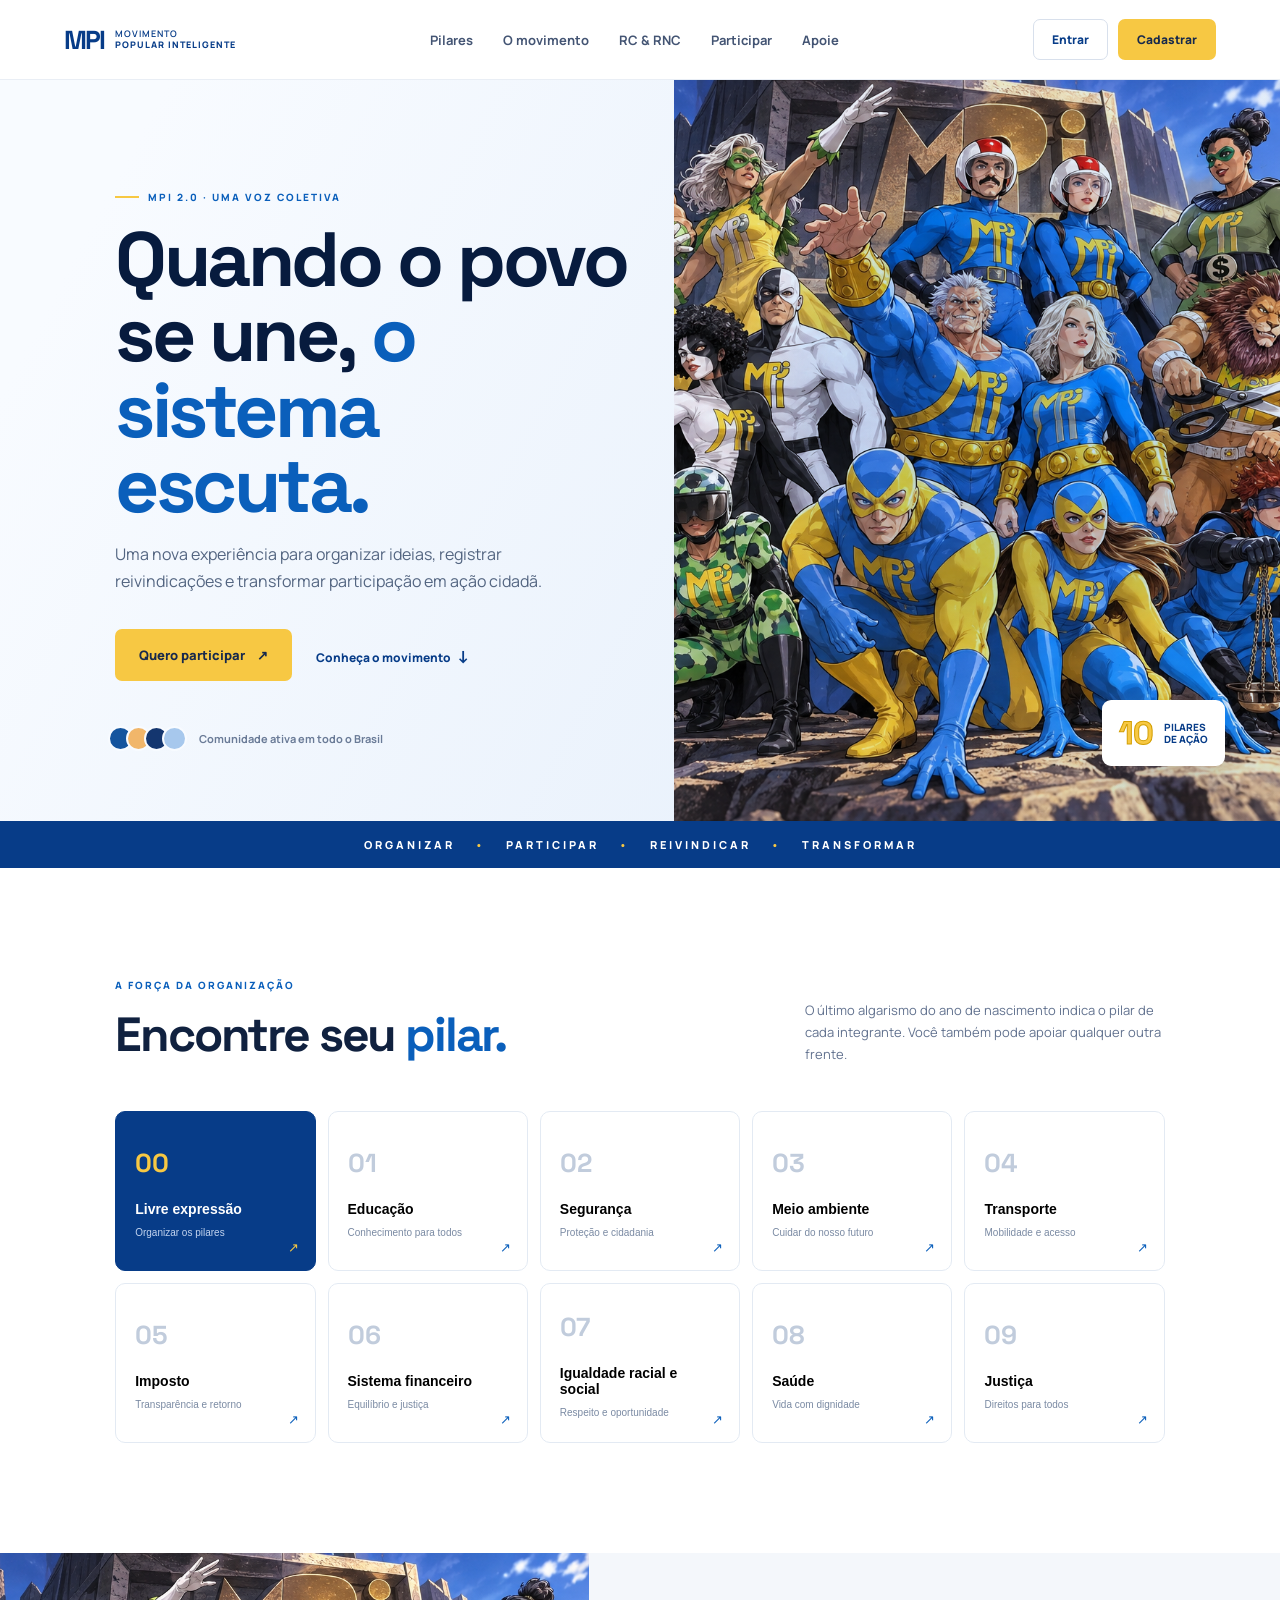
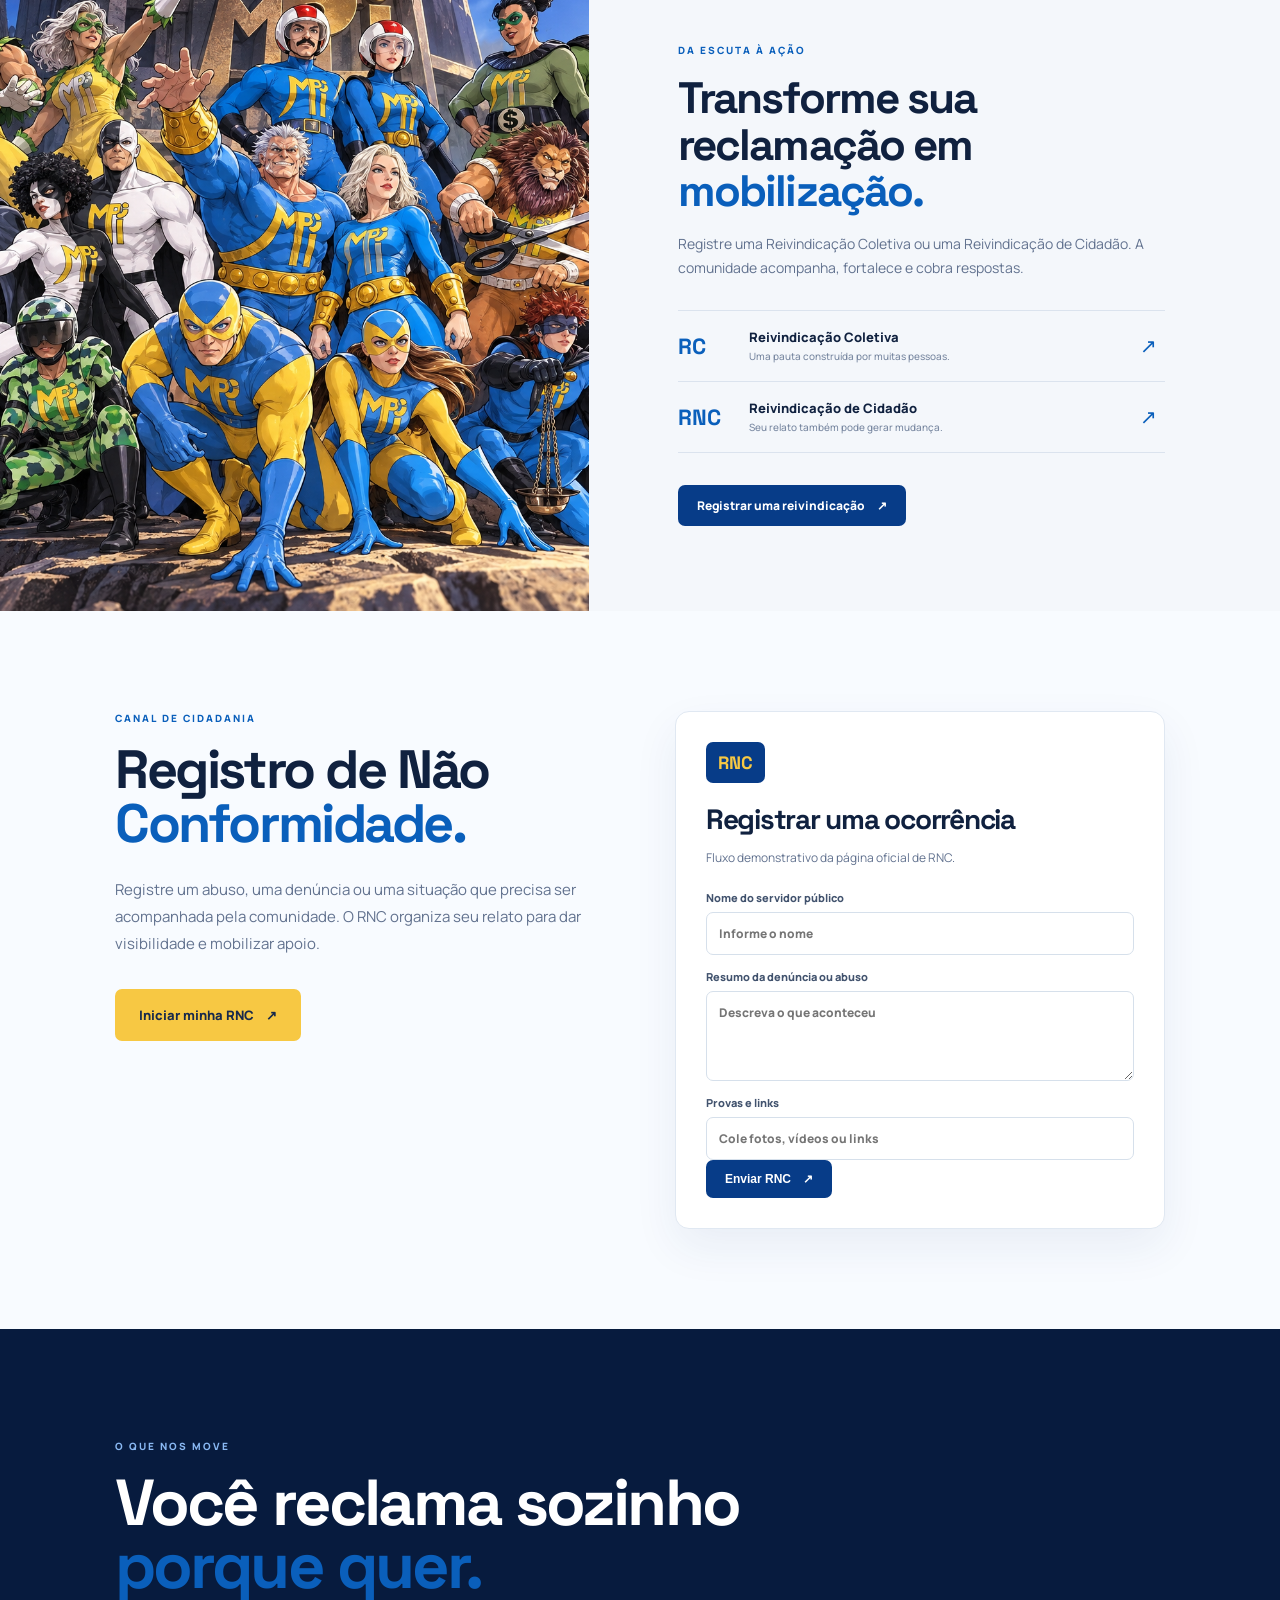
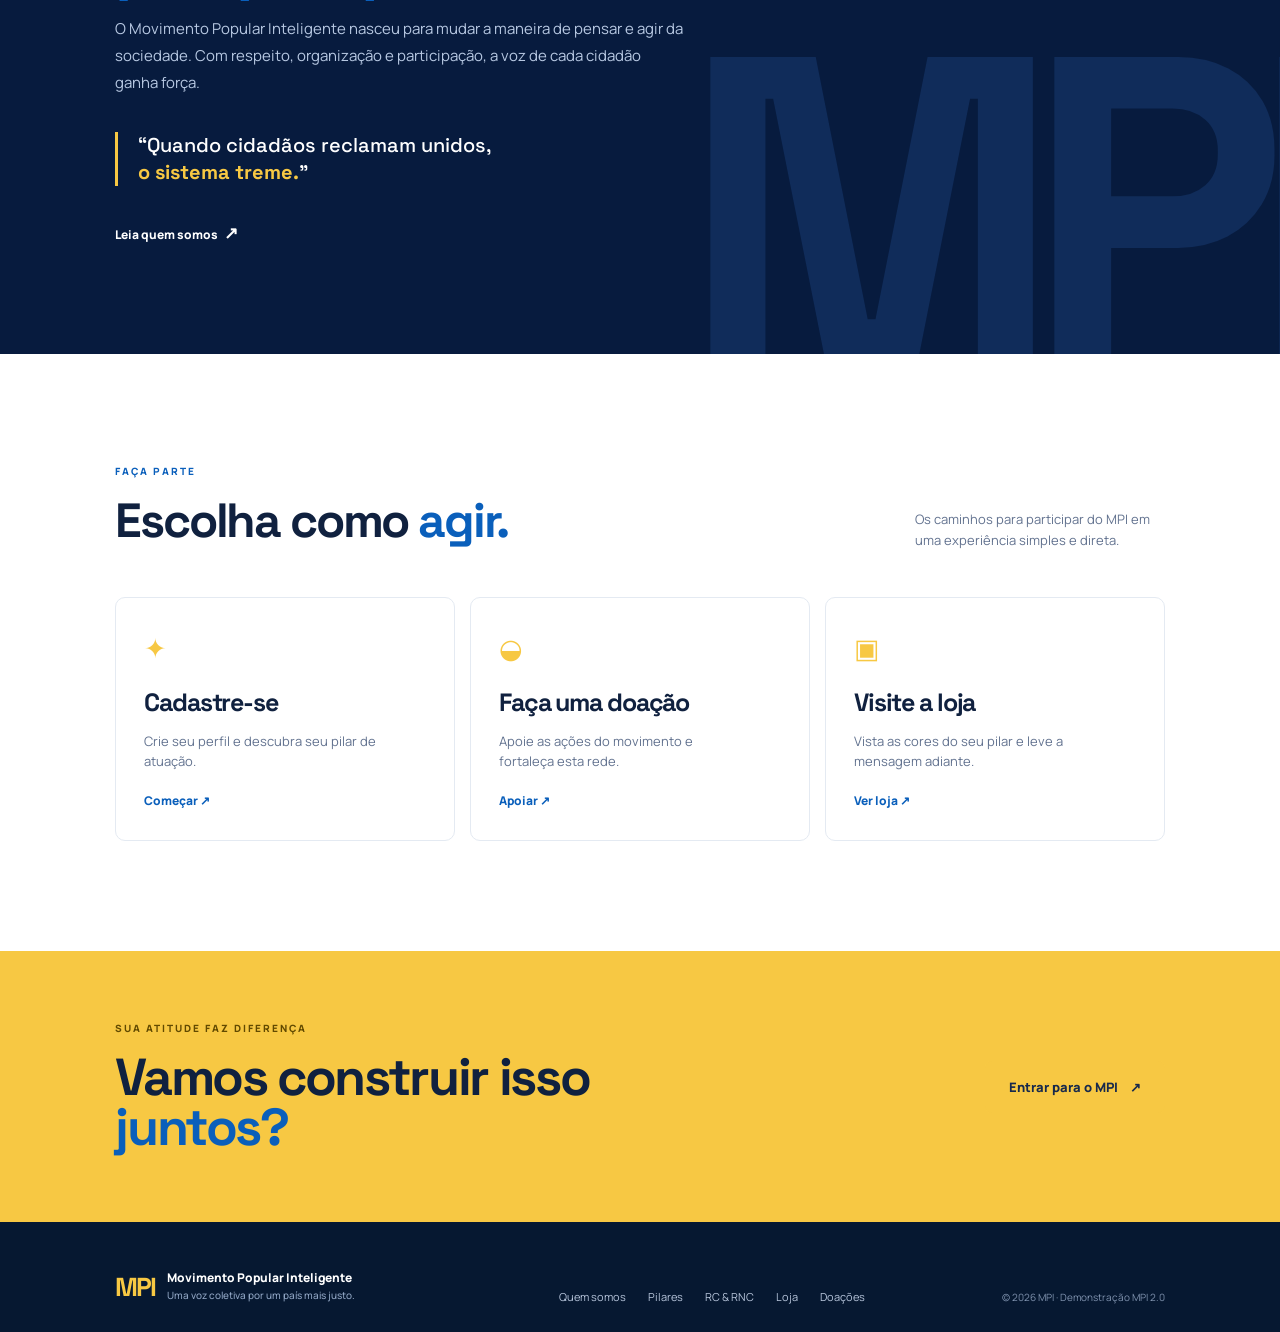
<file: index.html>
<!doctype html><html lang="pt-BR"><head><meta charset="utf-8"><meta name="viewport" content="width=device-width, initial-scale=1"><title>MPI 2.0 — Movimento Popular Inteligente</title><meta name="description" content="Uma nova experiência digital para o Movimento Popular Inteligente."><link rel="preconnect" href="https://fonts.googleapis.com"><link href="https://fonts.googleapis.com/css2?family=Manrope:wght@400;500;600;700;800&family=Space+Grotesk:wght@500;600;700&display=swap" rel="stylesheet"><link rel="stylesheet" href="styles.css"></head><body>
<header class="topbar"><a class="brand" href="#inicio" aria-label="MPI início"><span class="brand-mark">MPI</span><span class="brand-name">MOVIMENTO<br><b>POPULAR INTELIGENTE</b></span></a><button class="menu-toggle" aria-label="Abrir menu">☰</button><nav class="nav"><a href="#pilares">Pilares</a><a href="#movimento">O movimento</a><a href="#rc-rnc">RC & RNC</a><a href="#participar">Participar</a><a href="#apoie">Apoie</a></nav><div class="actions"><a class="btn btn-ghost" href="#login">Entrar</a><a class="btn btn-yellow" href="#cadastro">Cadastrar</a></div></header>
<main id="inicio"><section class="hero"><div class="hero-copy"><div class="eyebrow"><span></span> MPI 2.0 · uma voz coletiva</div><h1>Quando o povo se une,<em> o sistema escuta.</em></h1><p>Uma nova experiência para organizar ideias, registrar reivindicações e transformar participação em ação cidadã.</p><div class="hero-actions"><a class="btn btn-yellow btn-lg" href="#participar">Quero participar <span>↗</span></a><a class="text-link" href="#movimento">Conheça o movimento <span>↓</span></a></div><div class="hero-proof"><div class="avatars"><i></i><i></i><i></i><i></i></div><span>Comunidade ativa em todo o Brasil</span></div></div><div class="hero-visual"><div class="glow"></div><img src="herois-mpi.png" alt="Heróis do Movimento Popular Inteligente"><div class="hero-tag"><b>10</b><span>pilares<br>de ação</span></div></div></section>
<section class="ticker"><div>ORGANIZAR <b>•</b> PARTICIPAR <b>•</b> REIVINDICAR <b>•</b> TRANSFORMAR</div></section>
<section class="section pillars" id="pilares"><div class="section-head"><div><div class="eyebrow">A força da organização</div><h2>Encontre seu <em>pilar.</em></h2></div><p>O último algarismo do ano de nascimento indica o pilar de cada integrante. Você também pode apoiar qualquer outra frente.</p></div><div class="pillar-grid"><button class="pillar-card featured" data-pillar="0"><span>00</span><b>Livre expressão</b><small>Organizar os pilares</small><i>↗</i></button><button class="pillar-card" data-pillar="1"><span>01</span><b>Educação</b><small>Conhecimento para todos</small><i>↗</i></button><button class="pillar-card" data-pillar="2"><span>02</span><b>Segurança</b><small>Proteção e cidadania</small><i>↗</i></button><button class="pillar-card" data-pillar="3"><span>03</span><b>Meio ambiente</b><small>Cuidar do nosso futuro</small><i>↗</i></button><button class="pillar-card" data-pillar="4"><span>04</span><b>Transporte</b><small>Mobilidade e acesso</small><i>↗</i></button><button class="pillar-card" data-pillar="5"><span>05</span><b>Imposto</b><small>Transparência e retorno</small><i>↗</i></button><button class="pillar-card" data-pillar="6"><span>06</span><b>Sistema financeiro</b><small>Equilíbrio e justiça</small><i>↗</i></button><button class="pillar-card" data-pillar="7"><span>07</span><b>Igualdade racial e social</b><small>Respeito e oportunidade</small><i>↗</i></button><button class="pillar-card" data-pillar="8"><span>08</span><b>Saúde</b><small>Vida com dignidade</small><i>↗</i></button><button class="pillar-card" data-pillar="9"><span>09</span><b>Justiça</b><small>Direitos para todos</small><i>↗</i></button></div></section>
<section class="split-section" id="rc-rnc"><div class="split-image"><img src="mpi-home.png" alt="Identidade visual MPI"></div><div class="split-copy"><div class="eyebrow">Da escuta à ação</div><h2>Transforme sua reclamação em <em>mobilização.</em></h2><p>Registre uma Reivindicação Coletiva ou uma Reivindicação de Cidadão. A comunidade acompanha, fortalece e cobra respostas.</p><div class="feature-list"><div><strong>RC</strong><span>Reivindicação Coletiva<br><small>Uma pauta construída por muitas pessoas.</small></span><a href="rc/">↗</a></div><div><strong>RNC</strong><span>Reivindicação de Cidadão<br><small>Seu relato também pode gerar mudança.</small></span><a href="rnc/">↗</a></div></div><a class="btn btn-blue" href="rc/">Registrar uma reivindicação <span>↗</span></a></div></section>
<section class="rnc-section" id="rnc-page"><div class="rnc-intro"><div class="eyebrow">Canal de cidadania</div><h2>Registro de Não <em>Conformidade.</em></h2><p>Registre um abuso, uma denúncia ou uma situação que precisa ser acompanhada pela comunidade. O RNC organiza seu relato para dar visibilidade e mobilizar apoio.</p><a class="btn btn-yellow btn-lg" href="#rnc-form">Iniciar minha RNC <span>↗</span></a></div><div class="rnc-form-card" id="rnc-form"><div class="rnc-badge">RNC</div><h3>Registrar uma ocorrência</h3><p>Fluxo demonstrativo da página oficial de RNC.</p><label>Nome do servidor público<input placeholder="Informe o nome"></label><label>Resumo da denúncia ou abuso<textarea placeholder="Descreva o que aconteceu"></textarea></label><label>Provas e links<input placeholder="Cole fotos, vídeos ou links"></label><button class="btn btn-blue" type="button" onclick="openModal('RNC demonstrativa','Seu registro foi preparado para apresentação. O envio real será conectado ao sistema oficial após aprovação.')">Enviar RNC <span>↗</span></button></div></section>
<section class="manifesto" id="movimento"><div class="manifesto-inner"><div class="eyebrow">O que nos move</div><h2>Você reclama sozinho<br><em>porque quer.</em></h2><p>O Movimento Popular Inteligente nasceu para mudar a maneira de pensar e agir da sociedade. Com respeito, organização e participação, a voz de cada cidadão ganha força.</p><div class="quote">“Quando cidadãos reclamam unidos,<br><b>o sistema treme.</b>”</div><a class="text-link light" href="#cadastro">Leia quem somos <span>↗</span></a></div></section>
<section class="participate" id="participar"><div class="section-head"><div><div class="eyebrow">Faça parte</div><h2>Escolha como <em>agir.</em></h2></div><p>Os caminhos para participar do MPI em uma experiência simples e direta.</p></div><div class="participate-grid"><article><span class="icon">✦</span><h3>Cadastre-se</h3><p>Crie seu perfil e descubra seu pilar de atuação.</p><a href="#cadastro">Começar <span>↗</span></a></article><article><span class="icon">◒</span><h3>Faça uma doação</h3><p>Apoie as ações do movimento e fortaleça esta rede.</p><a href="#apoie">Apoiar <span>↗</span></a></article><article><span class="icon">▣</span><h3>Visite a loja</h3><p>Vista as cores do seu pilar e leve a mensagem adiante.</p><a href="#loja">Ver loja <span>↗</span></a></article></div></section>
<section class="cta" id="apoie"><div><div class="eyebrow">Sua atitude faz diferença</div><h2>Vamos construir isso<br><em>juntos?</em></h2></div><a class="btn btn-yellow btn-lg" href="#cadastro">Entrar para o MPI <span>↗</span></a></section></main>
<footer><div class="footer-brand"><span class="brand-mark">MPI</span><p>Movimento Popular Inteligente<br><small>Uma voz coletiva por um país mais justo.</small></p></div><div class="footer-links"><a href="#movimento">Quem somos</a><a href="#pilares">Pilares</a><a href="#rc-rnc">RC & RNC</a><a href="#loja">Loja</a><a href="#apoie">Doações</a></div><div class="footer-note">© 2026 MPI · Demonstração MPI 2.0</div></footer>
<div class="modal" id="modal"><div class="modal-card"><button class="modal-close">×</button><div class="eyebrow">Demonstração interativa</div><h3 id="modal-title">Faça parte do MPI</h3><p id="modal-text">Este fluxo é demonstrativo. O cadastro e os registros serão conectados ao sistema oficial somente após aprovação.</p><form id="demo-form"><input required placeholder="Seu nome"><input required type="email" placeholder="Seu e-mail"><button class="btn btn-blue" type="submit">Enviar demonstração <span>↗</span></button></form><div class="success">Recebido! Este é um fluxo fictício para apresentação.</div></div></div><script src="script.js"></script></body></html>
</file>
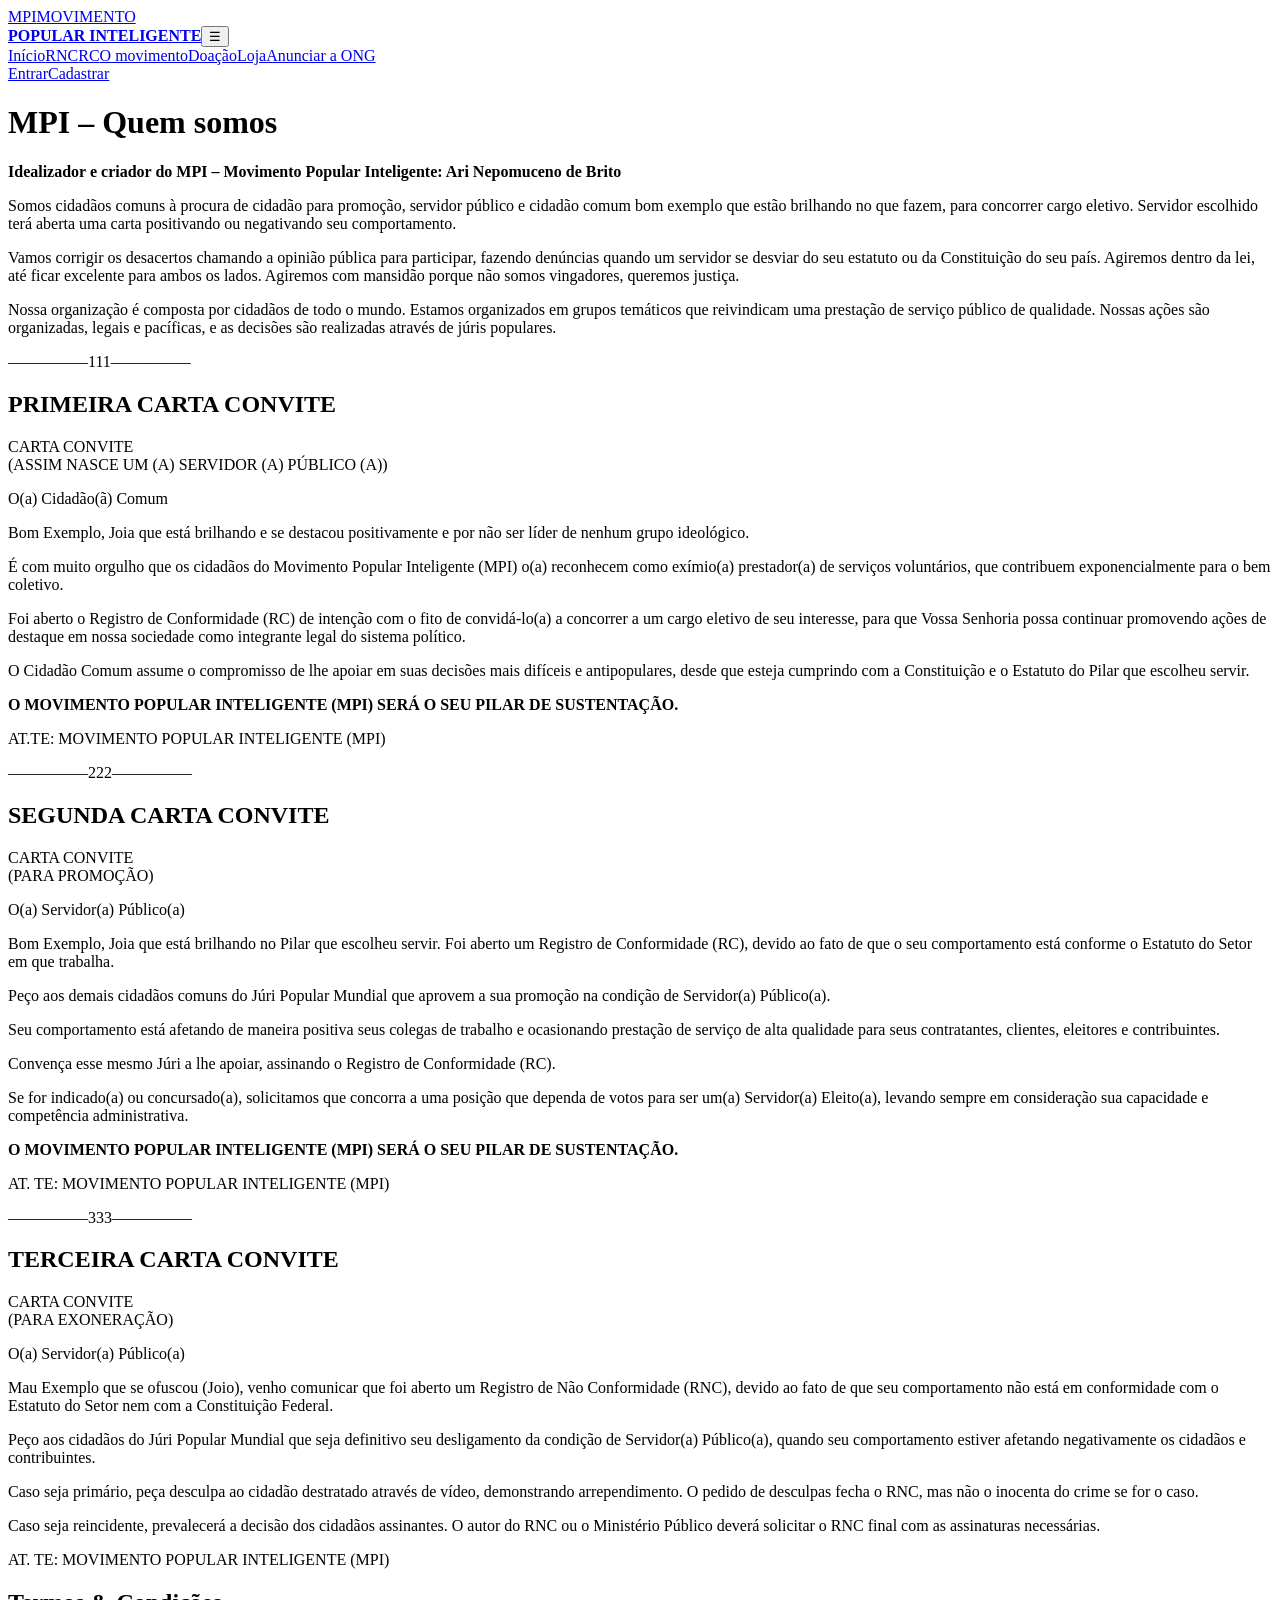
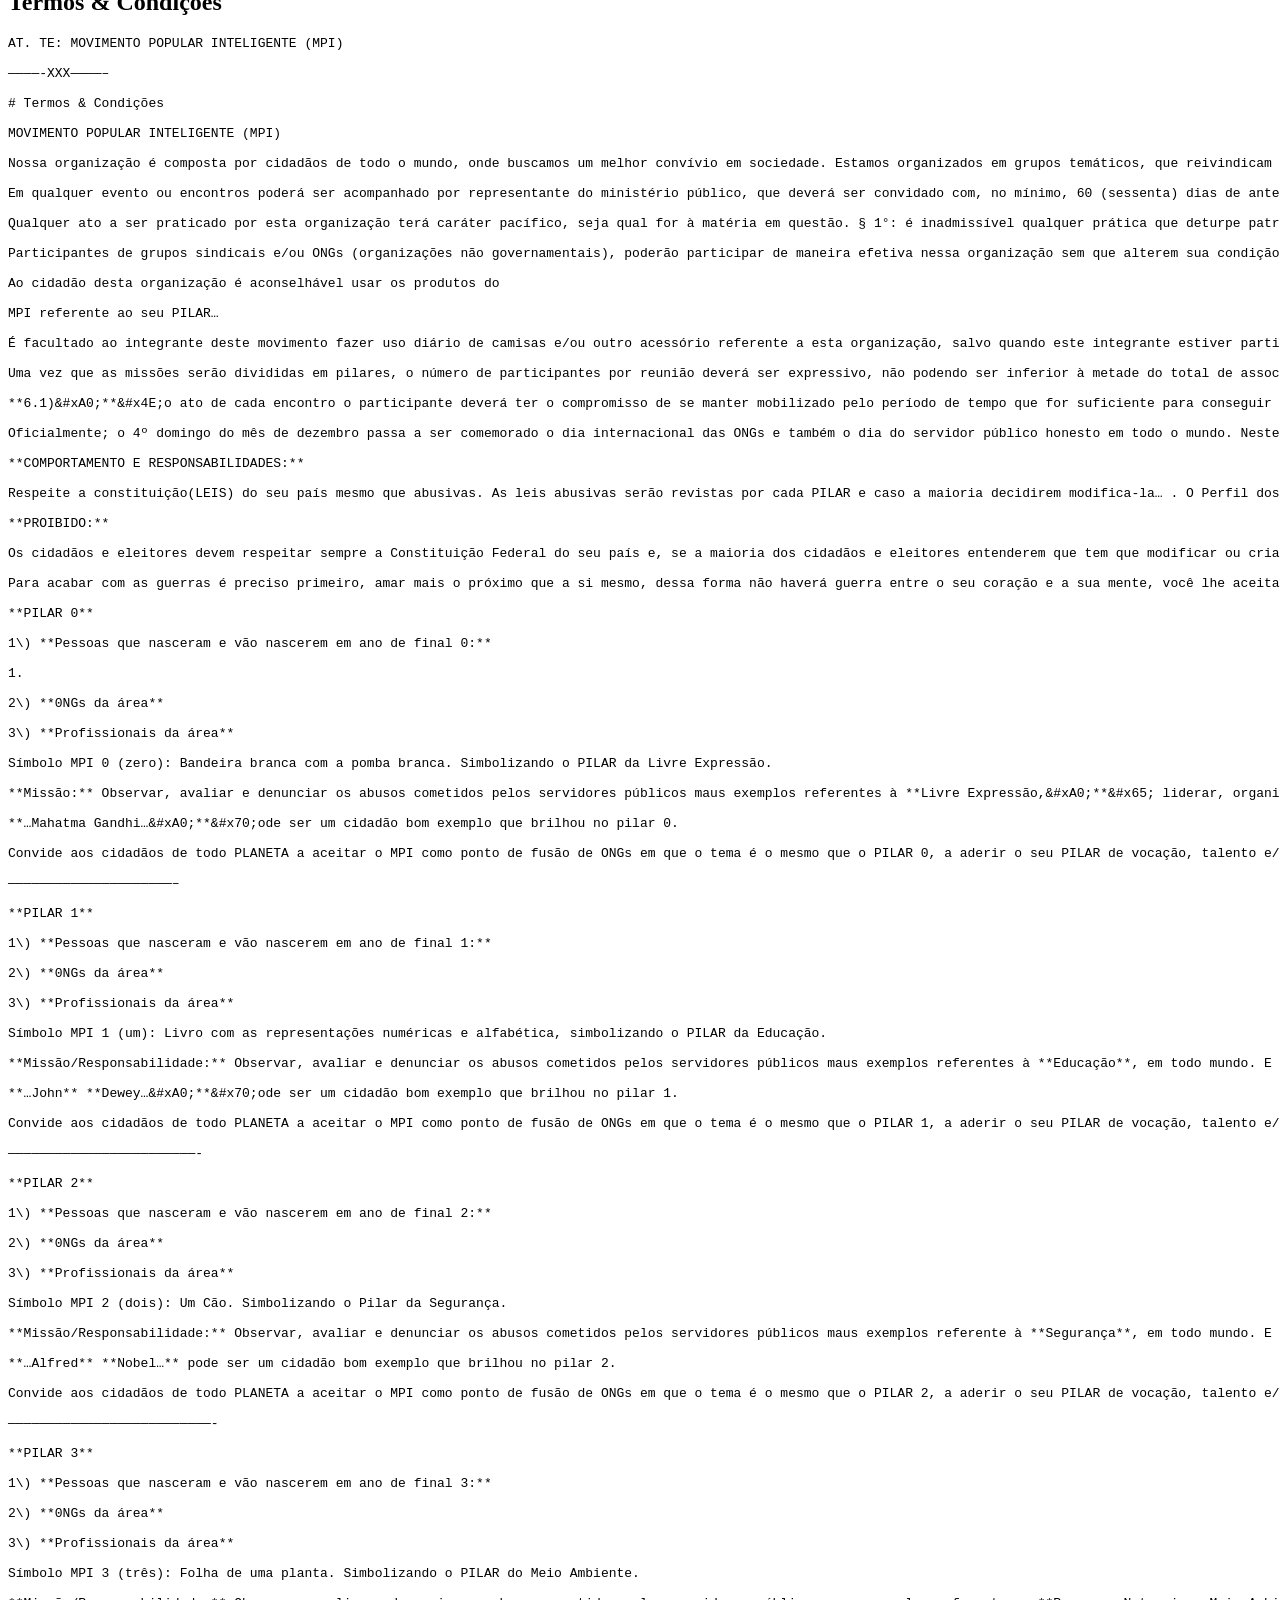
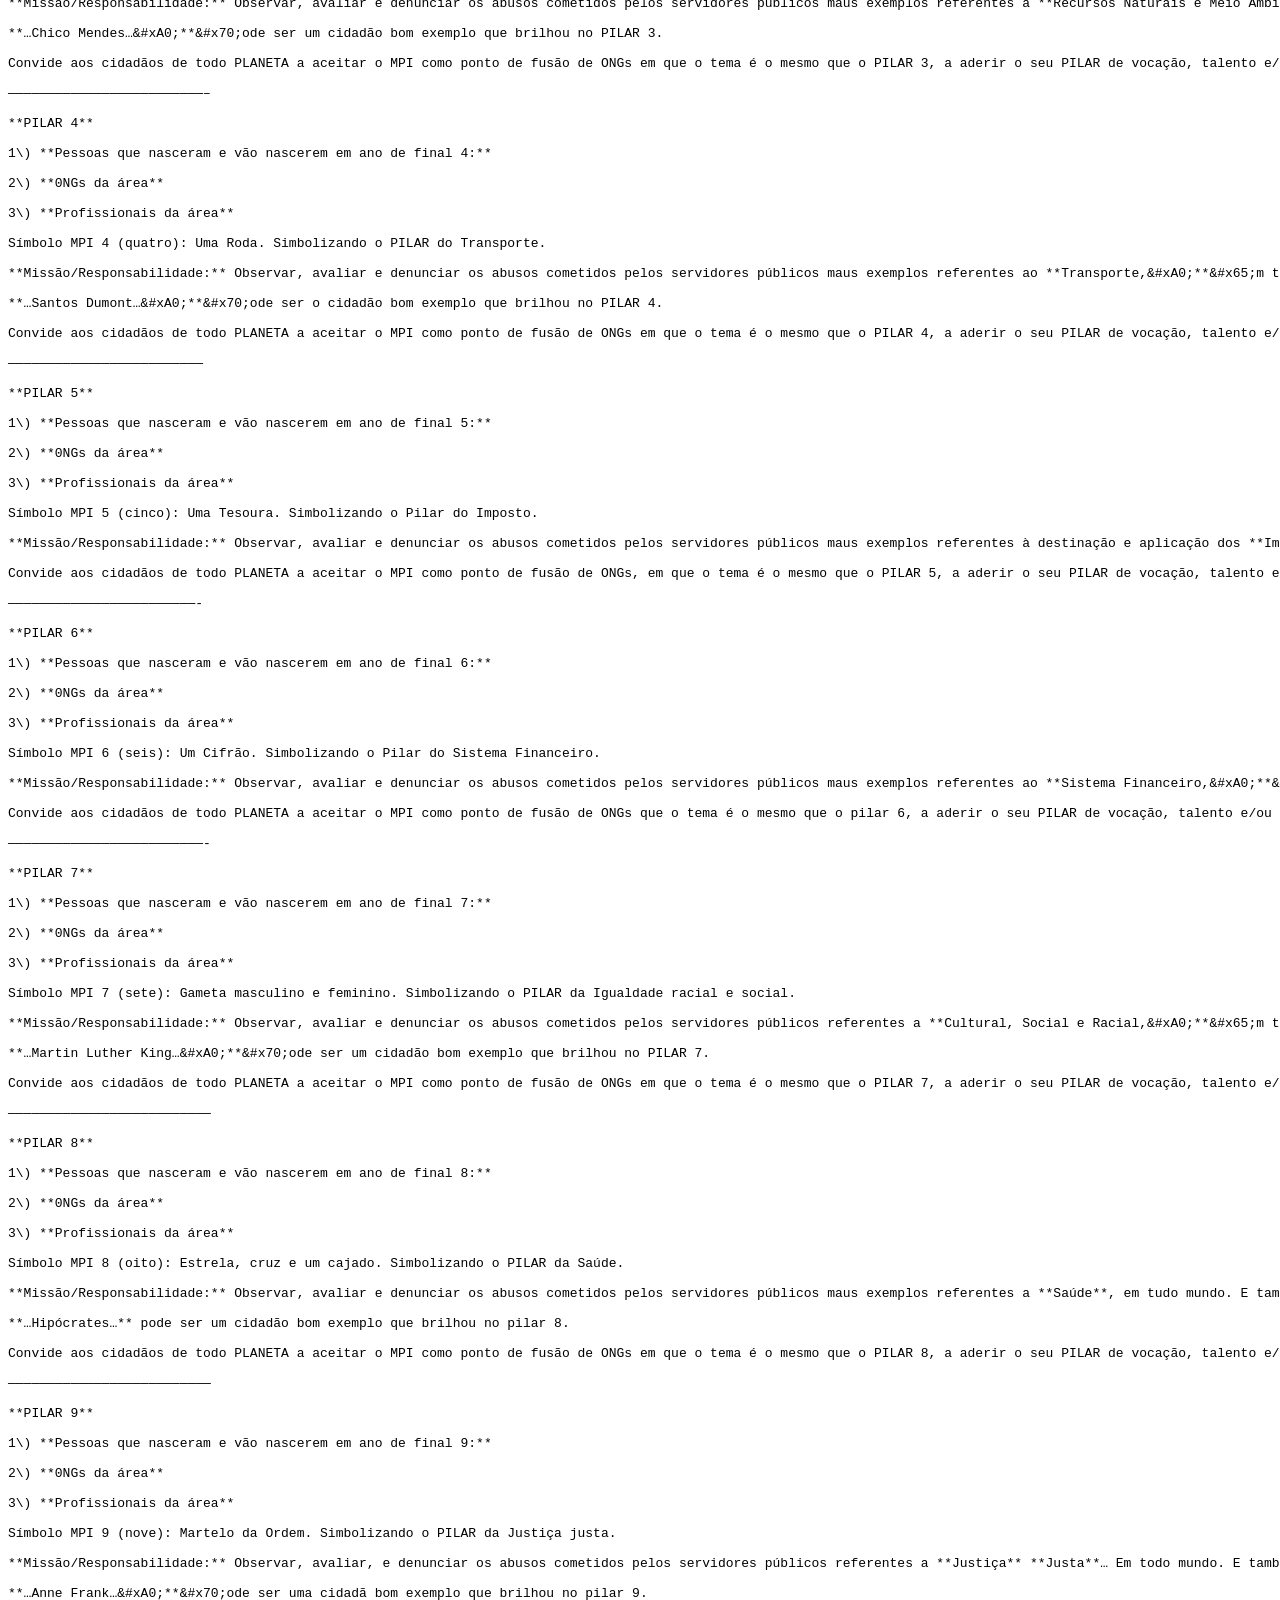
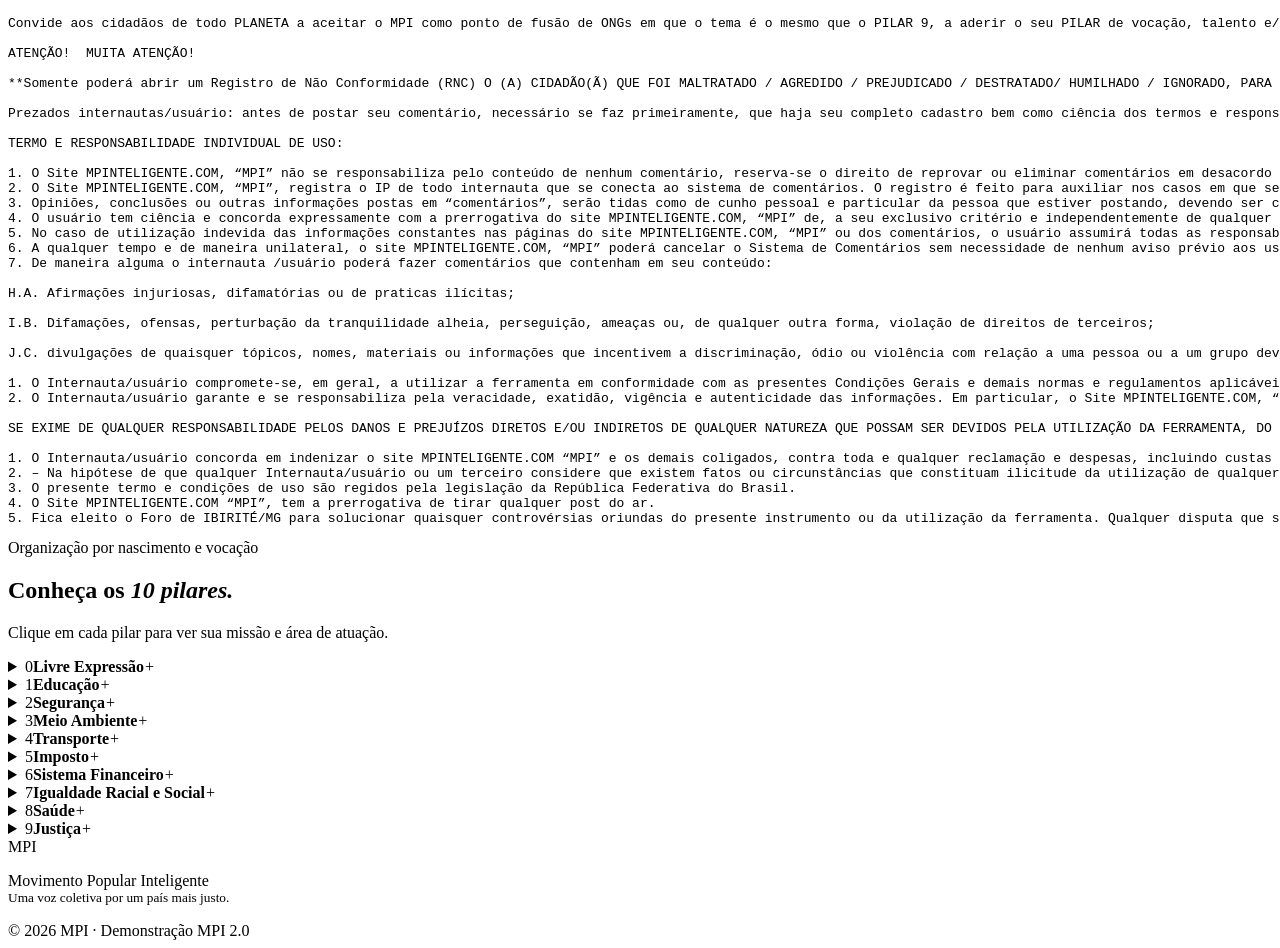
<file: quem-somos/index.html>
<body><header class="topbar"><a class="brand" href="../index.html" aria-label="MPI início"><span class="brand-mark">MPI</span><span class="brand-name">MOVIMENTO<br><b>POPULAR INTELIGENTE</b></span></a><button class="menu-toggle" aria-label="Abrir menu">☰</button><nav class="nav"><a href="../index.html">Início</a><a href="../rnc/">RNC</a><a href="../rc/">RC</a><a href="#movimento">O movimento</a><a href="../index.html#apoie">Doação</a><a href="../index.html#loja">Loja</a><a href="../index.html#anunciar">Anunciar a ONG</a></nav><div class="actions"><a class="btn btn-ghost" href="../index.html#login">Entrar</a><a class="btn btn-yellow" href="../index.html#cadastro">Cadastrar</a></div></header><main class="old-content"><h1>MPI – Quem somos</h1><p><b>Idealizador e criador do MPI – Movimento Popular Inteligente: Ari Nepomuceno de Brito</b></p><p>Somos cidadãos comuns à procura de cidadão para promoção, servidor público e cidadão comum bom exemplo que estão brilhando no que fazem, para concorrer cargo eletivo. Servidor escolhido terá aberta uma carta positivando ou negativando seu comportamento.</p><p>Vamos corrigir os desacertos chamando a opinião pública para participar, fazendo denúncias quando um servidor se desviar do seu estatuto ou da Constituição do seu país. Agiremos dentro da lei, até ficar excelente para ambos os lados. Agiremos com mansidão porque não somos vingadores, queremos justiça.</p><p>Nossa organização é composta por cidadãos de todo o mundo. Estamos organizados em grupos temáticos que reivindicam uma prestação de serviço público de qualidade. Nossas ações são organizadas, legais e pacíficas, e as decisões são realizadas através de júris populares.</p><div class="old-divider">—————111—————</div><h2>PRIMEIRA CARTA CONVITE</h2><div class="letter-label">CARTA CONVITE<br>(ASSIM NASCE UM (A) SERVIDOR (A) PÚBLICO (A))</div><article class="old-parchment"><p>O(a) Cidadão(ã) Comum</p><p>Bom Exemplo, Joia que está brilhando e se destacou positivamente e por não ser líder de nenhum grupo ideológico.</p><p>É com muito orgulho que os cidadãos do Movimento Popular Inteligente (MPI) o(a) reconhecem como exímio(a) prestador(a) de serviços voluntários, que contribuem exponencialmente para o bem coletivo.</p><p>Foi aberto o Registro de Conformidade (RC) de intenção com o fito de convidá-lo(a) a concorrer a um cargo eletivo de seu interesse, para que Vossa Senhoria possa continuar promovendo ações de destaque em nossa sociedade como integrante legal do sistema político.</p><p>O Cidadão Comum assume o compromisso de lhe apoiar em suas decisões mais difíceis e antipopulares, desde que esteja cumprindo com a Constituição e o Estatuto do Pilar que escolheu servir.</p><strong>O MOVIMENTO POPULAR INTELIGENTE (MPI) SERÁ O SEU PILAR DE SUSTENTAÇÃO.</strong><p>AT.TE: MOVIMENTO POPULAR INTELIGENTE (MPI)</p></article><div class="old-divider">—————222—————</div><h2>SEGUNDA CARTA CONVITE</h2><div class="letter-label">CARTA CONVITE<br>(PARA PROMOÇÃO)</div><article class="old-parchment"><p>O(a) Servidor(a) Público(a)</p><p>Bom Exemplo, Joia que está brilhando no Pilar que escolheu servir. Foi aberto um Registro de Conformidade (RC), devido ao fato de que o seu comportamento está conforme o Estatuto do Setor em que trabalha.</p><p>Peço aos demais cidadãos comuns do Júri Popular Mundial que aprovem a sua promoção na condição de Servidor(a) Público(a).</p><p>Seu comportamento está afetando de maneira positiva seus colegas de trabalho e ocasionando prestação de serviço de alta qualidade para seus contratantes, clientes, eleitores e contribuintes.</p><p>Convença esse mesmo Júri a lhe apoiar, assinando o Registro de Conformidade (RC).</p><p>Se for indicado(a) ou concursado(a), solicitamos que concorra a uma posição que dependa de votos para ser um(a) Servidor(a) Eleito(a), levando sempre em consideração sua capacidade e competência administrativa.</p><strong>O MOVIMENTO POPULAR INTELIGENTE (MPI) SERÁ O SEU PILAR DE SUSTENTAÇÃO.</strong><p>AT. TE: MOVIMENTO POPULAR INTELIGENTE (MPI)</p></article><div class="old-divider">—————333—————</div><h2>TERCEIRA CARTA CONVITE</h2><div class="letter-label">CARTA CONVITE<br>(PARA EXONERAÇÃO)</div><article class="old-parchment"><p>O(a) Servidor(a) Público(a)</p><p>Mau Exemplo que se ofuscou (Joio), venho comunicar que foi aberto um Registro de Não Conformidade (RNC), devido ao fato de que seu comportamento não está em conformidade com o Estatuto do Setor nem com a Constituição Federal.</p><p>Peço aos cidadãos do Júri Popular Mundial que seja definitivo seu desligamento da condição de Servidor(a) Público(a), quando seu comportamento estiver afetando negativamente os cidadãos e contribuintes.</p><p>Caso seja primário, peça desculpa ao cidadão destratado através de vídeo, demonstrando arrependimento. O pedido de desculpas fecha o RNC, mas não o inocenta do crime se for o caso.</p><p>Caso seja reincidente, prevalecerá a decisão dos cidadãos assinantes. O autor do RNC ou o Ministério Público deverá solicitar o RNC final com as assinaturas necessárias.</p><p>AT. TE: MOVIMENTO POPULAR INTELIGENTE (MPI)</p></article><section class="old-full-text" id="termos"><h2>Termos & Condições</h2><pre>AT. TE: MOVIMENTO POPULAR INTELIGENTE (MPI)

————-XXX————–

# Termos &amp; Condições

MOVIMENTO POPULAR INTELIGENTE (MPI)

Nossa organização é composta por cidadãos de todo o mundo, onde buscamos um melhor convívio em sociedade. Estamos organizados em grupos temáticos, que reivindicam uma prestação de serviço público de qualidade. Nosso maior objetivo é corrigir atos praticados por servidores públicos que ferem as normas de nosso ordenamento jurídico e lesam milhares de contribuintes. Nossas ações são pautadas na legalidade, sendo que sempre atuamos de forma organizada e pacífica; periodicamente promovemos reuniões para discussão de temas polêmicos com o fito encontrarmos solução para os mesmos. Cumpre ressaltar que nossa organização não é de cunho religioso, tampouco político, sendo que cada integrante de nosso movimento possui uma missão específica, preestabelecida conforme o ano de seu nascimento, podendo, também, manifestar interesse por defender um tema de sua afinidade. As decisões tomadas por esta organização são realizadas através de júris populares. Sendo que o cidadão que fez as postagens é o único responsável pela denúncia e também pelos Links, fotos, vídeos, textos etc… deixando todos os administradores do site livre de  culpa pelas postagens. EU CIDADÃO E USUÁRIO DESTE SITE, ESTOU CIENTE QUE DEVO FAZER DENÚNCIAS, SOMENTE MEDIANTE DE PROVAS DO ABUSO COMETIDO PELO SERVIDOR PÚBLICO DENUNCIADO.

Em qualquer evento ou encontros poderá ser acompanhado por representante do ministério público, que deverá ser convidado com, no mínimo, 60 (sessenta) dias de antecedência do ato.

Qualquer ato a ser praticado por esta organização terá caráter pacífico, seja qual for à matéria em questão. § 1°: é inadmissível qualquer prática que deturpe patrimônio alheio, seja particular ou estatal. § 2°: veículos que tenham prioridade no trânsito (ambulância, corpo de bombeiro, veículo oficial, polícia em geral), não poderão, em hipótese alguma, serem impedidos de trafegar mesmo sem solicitar passagem.

Participantes de grupos sindicais e/ou ONGs (organizações não governamentais), poderão participar de maneira efetiva nessa organização sem que alterem sua condição de membros destas.

Ao cidadão desta organização é aconselhável usar os produtos do

MPI referente ao seu PILAR…

É facultado ao integrante deste movimento fazer uso diário de camisas e/ou outro acessório referente a esta organização, salvo quando este integrante estiver participando de outro movimento (seja sindical ou ONGs), momento este que será vetado o uso de camisas e demais acessórios que lembrem MPI.

Uma vez que as missões serão divididas em pilares, o número de participantes por reunião deverá ser expressivo, não podendo ser inferior à metade do total de associados daquele PILAR. Em outras palavras, se o PILAR 1(um) tiver, por exemplo, 200.000 (duzentos mil) membros, uma reunião deste PILAR deverá ter, no mínimo, 100.000 (cem mil) participantes, 50%

**6.1)&amp;#xA0;**&amp;#x4E;o ato de cada encontro o participante deverá ter o compromisso de se manter mobilizado pelo período de tempo que for suficiente para conseguir o que está sendo almejado, devendo nomear um substituto caso tenha que se ausentar. Isso depois de esgotado ou fracassado o entendimento diplomático.

Oficialmente; o 4º domingo do mês de dezembro passa a ser comemorado o dia internacional das ONGs e também o dia do servidor público honesto em todo o mundo. Neste dia não se deve revindicar nada, somente comemorar o mínimo conquistado nas nações unidas.

**COMPORTAMENTO E RESPONSABILIDADES:**

Respeite a constituição(LEIS) do seu país mesmo que abusivas. As leis abusivas serão revistas por cada PILAR e caso a maioria decidirem modifica-la… . O Perfil dos cidadãos do Movimento Popular Inteligente, MPI – Honesto, Manso e respeitador das leis.

**PROIBIDO:**

Os cidadãos e eleitores devem respeitar sempre a Constituição Federal do seu país e, se a maioria dos cidadãos e eleitores entenderem que tem que modificar ou criar uma lei, será decidido através da ideologia do Movimento Popular Inteligente (MPI). Vale lembrar que nossas manifestações terão **sempre caráter pacífico, sendo assim, não será necessário: usar bomba no corpo, atearmos fogo em objetos, obstruir passagens de navios utilizando “barquinhos”, violarmos propriedade de terceiros apoderando-se de seus terrenos (favela = Condomínio aberto), tampouco, ficarmos nus em vias públicas,** **nem usar veículos de transporte como arma, nunca tirar a vida de um cidadão em nome de Deus, nem incentivar a violência de uma nação por qualquer motivo e muito menos conquistar o território usando o poder bélico nem boatos, ou seja, os contatos devem acontecer via diplomacia**. GUERRA É IGUAL MEGA LATROCÍNIO AOS OLHOS DO MPI.

Para acabar com as guerras é preciso primeiro, amar mais o próximo que a si mesmo, dessa forma não haverá guerra entre o seu coração e a sua mente, você lhe aceitará como você é. Quando ficar diante do espelho vai ter a certeza de que não é preciso retirar ou acrescentar nada. Partindo deste princípio, não existirá conflito na sua casa, com o colega, vizinho, comunidade, município, estado e país. Você se respeitando, fica fácil entender os outros e perceber o momento certo de cobrar do sistema aquilo que é seu por direito. ***Seja educado e manso, reivindique sempre***. Afinal de contas, você é um cidadão, um eleitor, que mantém o sistema com o dinheiro dos impostos, multas, taxas etc… Com a finalidade de alcançar os nossos objetivos, serão formados 10 (dez) pilares que serão distribuídos entre os cidadãos, levando em consideração a data de nascimento de cada membro. Sendo assim, o último algarismo do ano de nascimento de cada cidadão é que vai determinar de qual pilar este cidadão fará parte. Por exemplo: se o cidadão do movimento nasceu no ano de 195**8**, considera-se o numero **oito**; se o membro do movimento nasceu no ano de 198**0**, considera-se o numero **zero**, então a distribuição de tarefas fica assim:

**PILAR 0**

1\) **Pessoas que nasceram e vão nascerem em ano de final 0:**

1.

2\) **0NGs da área**

3\) **Profissionais da área**

Símbolo MPI 0 (zero): Bandeira branca com a pomba branca. Simbolizando o PILAR da Livre Expressão.

**Missão:** Observar, avaliar e denunciar os abusos cometidos pelos servidores públicos maus exemplos referentes à **Livre Expressão,&amp;#xA0;**&amp;#x65; liderar, organizar todos os PILARES aqui mencionados quando em um evento ou no esclarecimento de eventuais dúvidas por parte do cidadão. E também promover os servidores bons exemplos que estão brilhando no que fazem.

**…Mahatma Gandhi…&amp;#xA0;**&amp;#x70;ode ser um cidadão bom exemplo que brilhou no pilar 0.

Convide aos cidadãos de todo PLANETA a aceitar o MPI como ponto de fusão de ONGs em que o tema é o mesmo que o PILAR 0, a aderir o seu PILAR de vocação, talento e/ou nascimento. Um modelo real para diminuir as diferenças entre o cidadão comum e o sistema em todo mundo. Visão global, ação local.

—————————————————————–

**PILAR 1**

1\) **Pessoas que nasceram e vão nascerem em ano de final 1:**

2\) **0NGs da área**

3\) **Profissionais da área**

Símbolo MPI 1 (um): Livro com as representações numéricas e alfabética, simbolizando o PILAR da Educação.

**Missão/Responsabilidade:** Observar, avaliar e denunciar os abusos cometidos pelos servidores públicos maus exemplos referentes à **Educação**, em todo mundo. E também promover os servidores bons exemplos que estão brilhando no que fazem.

**…John** **Dewey…&amp;#xA0;**&amp;#x70;ode ser um cidadão bom exemplo que brilhou no pilar 1.

Convide aos cidadãos de todo PLANETA a aceitar o MPI como ponto de fusão de ONGs em que o tema é o mesmo que o PILAR 1, a aderir o seu PILAR de vocação, talento e/ou nascimento. Um modelo real para diminuir as diferenças entre o cidadão comum e o sistema em todo mundo. Visão global, ação local.

————————————————————————-

**PILAR 2**

1\) **Pessoas que nasceram e vão nascerem em ano de final 2:**

2\) **0NGs da área**

3\) **Profissionais da área**

Símbolo MPI 2 (dois): Um Cão. Simbolizando o Pilar da Segurança.

**Missão/Responsabilidade:** Observar, avaliar e denunciar os abusos cometidos pelos servidores públicos maus exemplos referente à **Segurança**, em todo mundo. E também promover os servidores bons exemplos que estão brilhando no que fazem.

**…Alfred** **Nobel…** pode ser um cidadão bom exemplo que brilhou no pilar 2.

Convide aos cidadãos de todo PLANETA a aceitar o MPI como ponto de fusão de ONGs em que o tema é o mesmo que o PILAR 2, a aderir o seu PILAR de vocação, talento e/ou nascimento. Um modelo real para diminuir as diferenças entre o cidadão comum e o sistema em todo mundo. Visão global ação local.

——————————————————————————-

**PILAR 3**

1\) **Pessoas que nasceram e vão nascerem em ano de final 3:**

2\) **0NGs da área**

3\) **Profissionais da área**

Símbolo MPI 3 (três): Folha de uma planta. Simbolizando o PILAR do Meio Ambiente.

**Missão/Responsabilidade:** Observar, avaliar e denunciar os abusos cometidos pelos servidores públicos maus exemplos referentes a **Recursos Naturais e Meio Ambiente**, em todo mundo. E também promover os servidores bons exemplos que estão brilhando no que fazem.

**…Chico Mendes…&amp;#xA0;**&amp;#x70;ode ser um cidadão bom exemplo que brilhou no PILAR 3.

Convide aos cidadãos de todo PLANETA a aceitar o MPI como ponto de fusão de ONGs em que o tema é o mesmo que o PILAR 3, a aderir o seu PILAR de vocação, talento e/ou nascimento. Um modelo real para diminuir as diferenças entre o cidadão comum e o sistema em todo mundo. Visão global, ação local.

—————————————————————————–

**PILAR 4**

1\) **Pessoas que nasceram e vão nascerem em ano de final 4:**

2\) **0NGs da área**

3\) **Profissionais da área**

Símbolo MPI 4 (quatro): Uma Roda. Simbolizando o PILAR do Transporte.

**Missão/Responsabilidade:** Observar, avaliar e denunciar os abusos cometidos pelos servidores públicos maus exemplos referentes ao **Transporte,&amp;#xA0;**&amp;#x65;m todo mundo. E também promover os servidores bons exemplos que estão brilhando no que fazem.

**…Santos Dumont…&amp;#xA0;**&amp;#x70;ode ser o cidadão bom exemplo que brilhou no PILAR 4.

Convide aos cidadãos de todo PLANETA a aceitar o MPI como ponto de fusão de ONGs em que o tema é o mesmo que o PILAR 4, a aderir o seu PILAR de vocação, talento e/ou nascimento. Um modelo real para diminuir às diferenças entre o cidadão comum e o sistema em todo mundo. Visão global, ação local.

—————————————————————————

**PILAR 5**

1\) **Pessoas que nasceram e vão nascerem em ano de final 5:**

2\) **0NGs da área**

3\) **Profissionais da área**

Símbolo MPI 5 (cinco): Uma Tesoura. Simbolizando o Pilar do Imposto.

**Missão/Responsabilidade:** Observar, avaliar e denunciar os abusos cometidos pelos servidores públicos maus exemplos referentes à destinação e aplicação dos **Impostos&amp;#xA0;**&amp;#x72;ecolhidos, bem como seus aumentos e encargos oriundos destes, em todo mundo. E também promover os servidores bons exemplos que estão brilhando no que fazem. …**Zaquel de Jericó…&amp;#xA0;**&amp;#x70;ode ser um cidadão bom exemplo que brilhou no PILAR 5.

Convide aos cidadãos de todo PLANETA a aceitar o MPI como ponto de fusão de ONGs, em que o tema é o mesmo que o PILAR 5, a aderir o seu PILAR de vocação, talento e/ou nascimento. Um modelo real para diminuir às diferenças entre o cidadão comum e o sistema em todo mundo. Visão global, ação local.

————————————————————————-

**PILAR 6**

1\) **Pessoas que nasceram e vão nascerem em ano de final 6:**

2\) **0NGs da área**

3\) **Profissionais da área**

Símbolo MPI 6 (seis): Um Cifrão. Simbolizando o Pilar do Sistema Financeiro.

**Missão/Responsabilidade:** Observar, avaliar e denunciar os abusos cometidos pelos servidores públicos maus exemplos referentes ao **Sistema Financeiro,&amp;#xA0;**&amp;#x65;m todo mundo. O cidadão bom exemplo do PILAR 6 a definir? E também promover os servidores bons exemplos que estão brilhando no que fazem.

Convide aos cidadãos de todo PLANETA a aceitar o MPI como ponto de fusão de ONGs que o tema é o mesmo que o pilar 6, a aderir o seu PILAR de vocação, talento e/ou nascimento. Um modelo real para diminuir as diferenças entre o cidadão comum e o sistema em todo mundo. Visão global, ação local.

—————————————————————————-

**PILAR 7**

1\) **Pessoas que nasceram e vão nascerem em ano de final 7:**

2\) **0NGs da área**

3\) **Profissionais da área**

Símbolo MPI 7 (sete): Gameta masculino e feminino. Simbolizando o PILAR da Igualdade racial e social.

**Missão/Responsabilidade:** Observar, avaliar e denunciar os abusos cometidos pelos servidores públicos referentes a **Cultural, Social e Racial,&amp;#xA0;**&amp;#x65;m todo mundo. E também promover os servidores bons exemplos que estão brilhando no que fazem.

**…Martin Luther King…&amp;#xA0;**&amp;#x70;ode ser um cidadão bom exemplo que brilhou no PILAR 7.

Convide aos cidadãos de todo PLANETA a aceitar o MPI como ponto de fusão de ONGs em que o tema é o mesmo que o PILAR 7, a aderir o seu PILAR de vocação, talento e/ou nascimento. Um modelo real para diminuir as diferenças entre o cidadão comum e o sistema em todo mundo. Visão global, ação local.

——————————————————————————

**PILAR 8**

1\) **Pessoas que nasceram e vão nascerem em ano de final 8:**

2\) **0NGs da área**

3\) **Profissionais da área**

Símbolo MPI 8 (oito): Estrela, cruz e um cajado. Simbolizando o PILAR da Saúde.

**Missão/Responsabilidade:** Observar, avaliar e denunciar os abusos cometidos pelos servidores públicos maus exemplos referentes a **Saúde**, em tudo mundo. E também promover os servidores bons exemplos que estão brilhando no que fazem.

**…Hipócrates…** pode ser um cidadão bom exemplo que brilhou no pilar 8.

Convide aos cidadãos de todo PLANETA a aceitar o MPI como ponto de fusão de ONGs em que o tema é o mesmo que o PILAR 8, a aderir o seu PILAR de vocação, talento e/ou nascimento. Um modelo real para diminuir as diferenças entre o cidadão comum e o sistema em todo mundo. Visão global, ação local.

——————————————————————————

**PILAR 9**

1\) **Pessoas que nasceram e vão nascerem em ano de final 9:**

2\) **0NGs da área**

3\) **Profissionais da área**

Símbolo MPI 9 (nove): Martelo da Ordem. Simbolizando o PILAR da Justiça justa.

**Missão/Responsabilidade:** Observar, avaliar, e denunciar os abusos cometidos pelos servidores públicos referentes a **Justiça** **Justa**… Em todo mundo. E também promover os servidores bons exemplos que estão brilhando no que fazem.

**…Anne Frank…&amp;#xA0;**&amp;#x70;ode ser uma cidadã bom exemplo que brilhou no pilar 9.

Convide aos cidadãos de todo PLANETA a aceitar o MPI como ponto de fusão de ONGs em que o tema é o mesmo que o PILAR 9, a aderir o seu PILAR de vocação, talento e/ou nascimento. Um modelo real para diminuir as diferenças entre o cidadão comum e o sistema em todo mundo. Visão global, ação local.

ATENÇÃO!  MUITA ATENÇÃO!

**Somente poderá abrir um Registro de Não Conformidade (RNC) O (A) CIDADÃO(Ã) QUE FOI MALTRATADO / AGREDIDO / PREJUDICADO / DESTRATADO/ HUMILHADO / IGNORADO, PARA o  SERVIDOR PÚBLICO MAU EXEMPLO, quem sofreu as agressões. No caso de morte no momento da agressão, o parente mais próximo da vítima poderá abrir o (RNC) Registro de Não Conformidade. Qualquer um cidadão do mesmo PILAR do agredido, poderá abrir um (RC) REGISTRO DE CONFORMIDADE EM APOIO AO SERVIDOR PÚBLICO AGRESSOR MAU EXEMPLO. NUNCA ABRA UM (RNC) SE NÃO TIVER PROVA OU SE NÃO TIVER COMO PROVAR. O MPI ORIENTA AOS CIDADÃOS COMUNS A LIGAREM A CÂMERA DE VÍDEO TODAS AS VEZES QUE TIVER QUE LIDAR COM SERVIDOR PÚBLICO QUE ESTIVER NO EXERCÍCIO DA FUNÇÃO, POIS NESTES LOCAIS EXISTEM CÂMERAS PARA TE FILMAR E ESTAS FILMAGENS PODERÃO SEREM USADAS A FAVOR E CONTRA VOCÊ, COM ESTES MESMOS OBJETIVOS, SERVIRÃO AS SUAS FILMAGENS TAMBÉM**.

Prezados internautas/usuário: antes de postar seu comentário, necessário se faz primeiramente, que haja seu completo cadastro bem como ciência dos termos e responsabilidade individual de uso e condições, pois seu comentário poderá ser objeto de averiguação através de quebra de IP de seu computador, devendo informar seu próprio endereço eletrônico a ser utilizado para sua identificação no comentário, fornecendo informações verdadeiras, exatas, atuais e completas sobre si mesmo quando efetuar o registro no formulário para realizarem um comentário.

TERMO E RESPONSABILIDADE INDIVIDUAL DE USO:

1. O Site MPINTELIGENTE.COM, “MPI” não se responsabiliza pelo conteúdo de nenhum comentário, reserva-se o direito de reprovar ou eliminar comentários em desacordo com o propósito do site.
2. O Site MPINTELIGENTE.COM, “MPI”, registra o IP de todo internauta que se conecta ao sistema de comentários. O registro é feito para auxiliar nos casos em que se faz necessária a identificação do autor de um comentário ABUSIVO.
3. Opiniões, conclusões ou outras informações postas em “comentários”, serão tidas como de cunho pessoal e particular da pessoa que estiver postando, devendo ser compreendidas como não tendo sido fornecida nem de responsabilidade deste site, não criando nem constituindo qualquer vínculo legal ou contratual entre o site e o internauta e, não deverá servir de prova constituída, nos termos do artigo 225 do Código Civil, estando o internauta, sujeito as penas da Lei.
4. O usuário tem ciência e concorda expressamente com a prerrogativa do site MPINTELIGENTE.COM, “MPI” de, a seu exclusivo critério e independentemente de qualquer notificação prévia, restringir quaisquer conteúdos que violem ou que possam ser interpretados como violadores às disposições do presente instrumento, de direitos de terceiros ou às normas morais, aos bons costumes e à legislação vigente.
5. No caso de utilização indevida das informações constantes nas páginas do site MPINTELIGENTE.COM, “MPI” ou dos comentários, o usuário assumirá todas as responsabilidades de caráter civil e/ou criminal. A responsabilidade de cada comentário é exclusivamente de seus autores, isentando este site de quaisquer ações judiciais. Em um eventual pedido de quebra de sigilo, por parte da Justiça, o site poderá fornecer nomes, e-mail e o IP dos autores dos comentários.
6. A qualquer tempo e de maneira unilateral, o site MPINTELIGENTE.COM, “MPI” poderá cancelar o Sistema de Comentários sem necessidade de nenhum aviso prévio aos usuários e/ou a terceiros.
7. De maneira alguma o internauta /usuário poderá fazer comentários que contenham em seu conteúdo:

H.A. Afirmações injuriosas, difamatórias ou de praticas ilícitas;

I.B. Difamações, ofensas, perturbação da tranquilidade alheia, perseguição, ameaças ou, de qualquer outra forma, violação de direitos de terceiros;

J.C. divulgações de quaisquer tópicos, nomes, materiais ou informações que incentivem a discriminação, ódio ou violência com relação a uma pessoa ou a um grupo devido à sua raça, religião ou nacionalidade.

1. O Internauta/usuário compromete-se, em geral, a utilizar a ferramenta em conformidade com as presentes Condições Gerais e demais normas e regulamentos aplicáveis à ferramenta, bem como a lei, a moral e os bons costumes aceitos e a ordem pública. O Internauta/usuário se compromete a utilizar a ferramenta de forma adequada e diligente, assim como a se abster de utilizá-lo com objetivos ou meio para a prática de atos ilícitos, proibidos pela lei e pelas presentes Condições Gerais, lesivos aos direitos e interesses de terceiros, ou que, de qualquer forma, possa danificar, inutilizar, sobrecarregar ou deteriorar a ferramenta, os equipamentos informáticos de outros Usuários ou de outros internautas (hardware e software) assim como os documentos, arquivos e toda classe de conteúdos armazenados nos seus equipamentos informáticos (cracking) ou impedir a normal utilização ou gozo da referida ferramenta, equipamentos informáticos e documentos, arquivos e conteúdos por parte dos demais Usuários e de outros internautas. O USUÁRIO É CONSCIENTE, E ACEITA VOLUNTARIAMENTE QUE O USO DA FERRAMENTA OCORRA EM CONSONÂNCIA COM A LEGISLAÇÃO VIGENTE E RESPEITADOS OS DIREITOS DE TERCEIROS, EM TODO CASO, SOB A SUA ÚNICA E EXCLUSIVA RESPONSABILIDADE.
2. O Internauta/usuário garante e se responsabiliza pela veracidade, exatidão, vigência e autenticidade das informações. Em particular, o Site MPINTELIGENTE.COM, “MPI” não garante que os Internautas/usuários utilizem a ferramenta de conformidade com a Lei, com as Condições Gerais, a moral e os bons costumes aceitos, e a ordem pública, nem que o façam de forma diligente e prudente. O Site MPINTELIGENTE.COM “MPI”  também não tem a obrigação de verificar, e não verifica, a identidade dos Usuários, nem a veracidade, vigência, exaustividade e/ou autenticidade dos dados que os Internautas/usuários informam sobre si mesmos ao site, a outros Internautas/usuários ou a terceiros. O SITE MPINTELIGE.COM “MPI”

SE EXIME DE QUALQUER RESPONSABILIDADE PELOS DANOS E PREJUÍZOS DIRETOS E/OU INDIRETOS DE QUALQUER NATUREZA QUE POSSAM SER DEVIDOS PELA UTILIZAÇÃO DA FERRAMENTA, DO CONTEÚDO DISPONIBILIZADO ATRAVÉS DOS COMENTÁRIOS QUE POSSAM SER DEVIDOS À FALTA DE VERACIDADE, VIGÊNCIA, EXAUSTIVIDADE E/OU AUTENTICIDADE DA INFORMAÇÃO QUE OS USUÁRIOS PROPORCIONAM A OUTROS USUÁRIOS ACERCA DE SI PRÓPRIOS E, EM PARTICULAR, AINDA QUE NÃO DE FORMA EXCLUSIVA, PELOS DANOS E PREJUÍZOS DIRETOS E/OU INDIRETOS DE QUALQUER NATUREZA QUE POSSAM SER DEVIDOS À SIMULAÇÃO DA PERSONALIDADE DE UM TERCEIRO REALIZADA POR UM INTERNAUTA/USUÁRIO. O SITE MPINTELIGENTE.COM “MPI” SE EXIME DE TODA RESPONSABILIDADE PELOS DANOS E PREJUÍZOS DE QUALQUER NATUREZA QUE POSSAM SER DEVIDOS AO ACESSO, INTERCEPTAÇÃO, ELIMINAÇÃO, ALTERAÇÃO, MODIFICAÇÃO OU MANIPULAÇÃO, POR TERCEIROS NÃO AUTORIZADOS, DOS COMENTÁRIOS POSTADOS PELOS USUÁRIOS ATRAVÉS DA FERRAMENTA.

1. O Internauta/usuário concorda em indenizar o site MPINTELIGENTE.COM “MPI” e os demais coligados, contra toda e qualquer reclamação e despesas, incluindo custas judiciais e honorárias advocatícios, resultantes da utilização da ferramenta pelo Internauta/usuário. A presente indenização compreende, sem se limitar a: (i) responsabilidade do Usuário por toda e qualquer obrigação resultante da violação ou infração de direitos de propriedade autoral ou marcas, (ii) a responsabilidade do Usuário por toda e qualquer obrigação resultante de comentários atentatórios à lei, e (iii) demais violações ao estabelecido nas presentes Condições Gerais.
2. – Na hipótese de que qualquer Internauta/usuário ou um terceiro considere que existem fatos ou circunstâncias que constituam ilicitude da utilização de qualquer conteúdo e/ou a realização de qualquer atividade nas páginas de internet inclusas ou acessíveis através do Portal e, em particular, que representem violação de direitos de propriedade intelectual ou outros direitos, deverá enviar uma comunicação diretamente ao Site MPINTELIGENTE.COM “MPI” contendo os seguintes dados: (1) dados pessoais: nome, endereço, número de telefone e endereço de correio eletrônico do reclamante; (2) especificação da suposta atividade ilícita ocorrida no Portal e, em particular, quando se tratar de suposta violação de direitos autorais, indicação precisa e completa dos conteúdos protegidos e supostamente infringidos; (3) fatos ou circunstâncias que revelam o caráter ilícito de tal atividade; (4) declaração expressa e clara de que a utilização dos conteúdos foi realizada sem o consentimento do titular dos direitos de propriedade intelectual supostamente infringidos; (e) declaração expressa, clara e sob a responsabilidade do reclamante de que a informação proporcionada na notificação é exata e de que a utilização do material indicado constitui uma violação dos seus direitos de propriedade intelectual ou autoral; (f) especificação do portal, notícia e o endereço da página na qual foi visto o comentário sendo denunciado.
3. O presente termo e condições de uso são regidos pela legislação da República Federativa do Brasil.
4. O Site MPINTELIGENTE.COM “MPI”, tem a prerrogativa de tirar qualquer post do ar.
5. Fica eleito o Foro de IBIRITÉ/MG para solucionar quaisquer controvérsias oriundas do presente instrumento ou da utilização da ferramenta. Qualquer disputa que surja em virtude do presente documento será regulada pela Legislação Brasileira. Ari Nepomuceno de Brito é o CRIADOR do Movimento Popular Inteligente – MPI. Contato pelo e-mail oficial do MPI : mpi\@mpinteligente.com</pre></section><section class="about-pillars" id="pilares"><div class="eyebrow">Organização por nascimento e vocação</div><h2>Conheça os <em>10 pilares.</em></h2><p class="pillars-lead">Clique em cada pilar para ver sua missão e área de atuação.</p><div class="about-pillar-grid"><details class="about-pillar"><summary><span>0</span><b>Livre Expressão</b><i>+</i></summary><p>Organizar os pilares, observar e denunciar abusos relacionados à liberdade de expressão.</p></details><details class="about-pillar"><summary><span>1</span><b>Educação</b><i>+</i></summary><p>Observar, avaliar e denunciar abusos relacionados à educação e promover bons exemplos.</p></details><details class="about-pillar"><summary><span>2</span><b>Segurança</b><i>+</i></summary><p>Atuar pela segurança pública e reconhecer servidores que protegem a sociedade.</p></details><details class="about-pillar"><summary><span>3</span><b>Meio Ambiente</b><i>+</i></summary><p>Defender recursos naturais, meio ambiente e o futuro coletivo.</p></details><details class="about-pillar"><summary><span>4</span><b>Transporte</b><i>+</i></summary><p>Acompanhar transporte, mobilidade e qualidade dos serviços públicos.</p></details><details class="about-pillar"><summary><span>5</span><b>Imposto</b><i>+</i></summary><p>Fiscalizar a destinação e aplicação dos impostos recolhidos.</p></details><details class="about-pillar"><summary><span>6</span><b>Sistema Financeiro</b><i>+</i></summary><p>Observar abusos relacionados ao sistema financeiro e à administração pública.</p></details><details class="about-pillar"><summary><span>7</span><b>Igualdade Racial e Social</b><i>+</i></summary><p>Defender igualdade cultural, social e racial em todo o mundo.</p></details><details class="about-pillar"><summary><span>8</span><b>Saúde</b><i>+</i></summary><p>Acompanhar a qualidade dos serviços de saúde e promover bons exemplos.</p></details><details class="about-pillar"><summary><span>9</span><b>Justiça</b><i>+</i></summary><p>Observar abusos relacionados à justiça e defender decisões justas.</p></details></div></section><footer><div class="footer-brand"><span class="brand-mark">MPI</span><p>Movimento Popular Inteligente<br><small>Uma voz coletiva por um país mais justo.</small></p></div><div class="footer-note">© 2026 MPI · Demonstração MPI 2.0</div></footer></body></html>
</file>
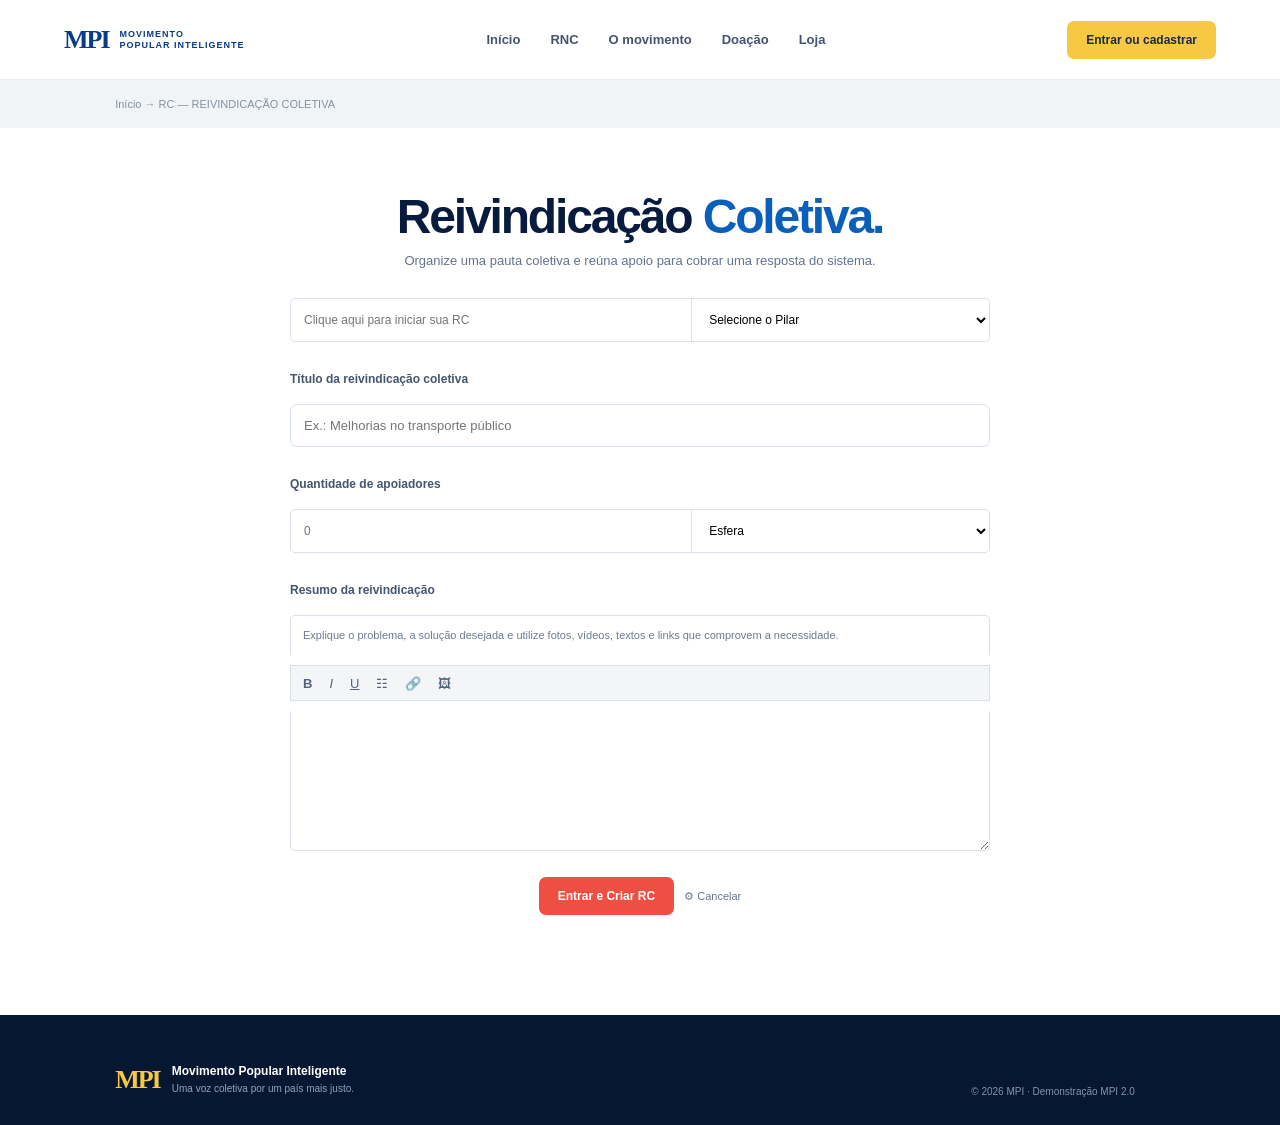
<file: rc/index.html>
<!doctype html><html lang="pt-BR"><head><meta charset="utf-8"><meta name="viewport" content="width=device-width,initial-scale=1"><title>RC — Reivindicação Coletiva | MPI</title><link rel="stylesheet" href="../styles.css"></head><body><header class="topbar"><a class="brand" href="../index.html"><span class="brand-mark">MPI</span><span class="brand-name">MOVIMENTO<br><b>POPULAR INTELIGENTE</b></span></a><nav class="nav"><a href="../index.html">Início</a><a href="../rnc/">RNC</a><a href="../index.html#movimento">O movimento</a><a href="../index.html#apoie">Doação</a><a href="#">Loja</a></nav><a class="btn btn-yellow" href="../index.html#cadastro">Entrar ou cadastrar</a></header><main><div class="rnc-breadcrumb">Início → RC — REIVINDICAÇÃO COLETIVA</div><section class="rnc-real rc-real"><div class="rnc-real-head"><h1>Reivindicação <em>Coletiva.</em></h1><p>Organize uma pauta coletiva e reúna apoio para cobrar uma resposta do sistema.</p></div><form class="rnc-real-form" id="rc-form"><div class="rnc-row"><input placeholder="Clique aqui para iniciar sua RC" required><select required><option value="">Selecione o Pilar</option><option>Pilar 0 — Livre Expressão</option><option>Pilar 1 — Educação</option><option>Pilar 2 — Segurança</option><option>Pilar 3 — Meio Ambiente</option><option>Pilar 4 — Transporte</option><option>Pilar 5 — Imposto</option><option>Pilar 6 — Sistema Financeiro</option><option>Pilar 7 — Igualdade Racial e Social</option><option>Pilar 8 — Saúde</option><option>Pilar 9 — Justiça</option></select></div><label>Título da reivindicação coletiva</label><input placeholder="Ex.: Melhorias no transporte público" required><label>Quantidade de apoiadores</label><div class="rnc-row"><input type="number" min="0" placeholder="0"><select><option>Esfera</option><option>Municipal</option><option>Estadual</option><option>Federal</option><option>Internacional</option></select></div><label>Resumo da reivindicação</label><div class="editor-help">Explique o problema, a solução desejada e utilize fotos, vídeos, textos e links que comprovem a necessidade.</div><div class="editor-toolbar"><b>B</b><i>I</i><u>U</u><span>☷</span><span>🔗</span><span>🖼</span></div><textarea class="rnc-editor" required></textarea><div class="rnc-actions"><button class="btn btn-red" type="submit">Entrar e Criar RC</button><a href="../index.html" class="cancel-link">⚙ Cancelar</a></div></form></section></main><footer><div class="footer-brand"><span class="brand-mark">MPI</span><p>Movimento Popular Inteligente<br><small>Uma voz coletiva por um país mais justo.</small></p></div><div class="footer-note">© 2026 MPI · Demonstração MPI 2.0</div></footer><script>document.getElementById('rc-form').addEventListener('submit',e=>{e.preventDefault();const b=e.currentTarget.querySelector('button');b.textContent='RC criada na demonstração';b.style.background='#2d7a52'})</script></body></html>
</file>
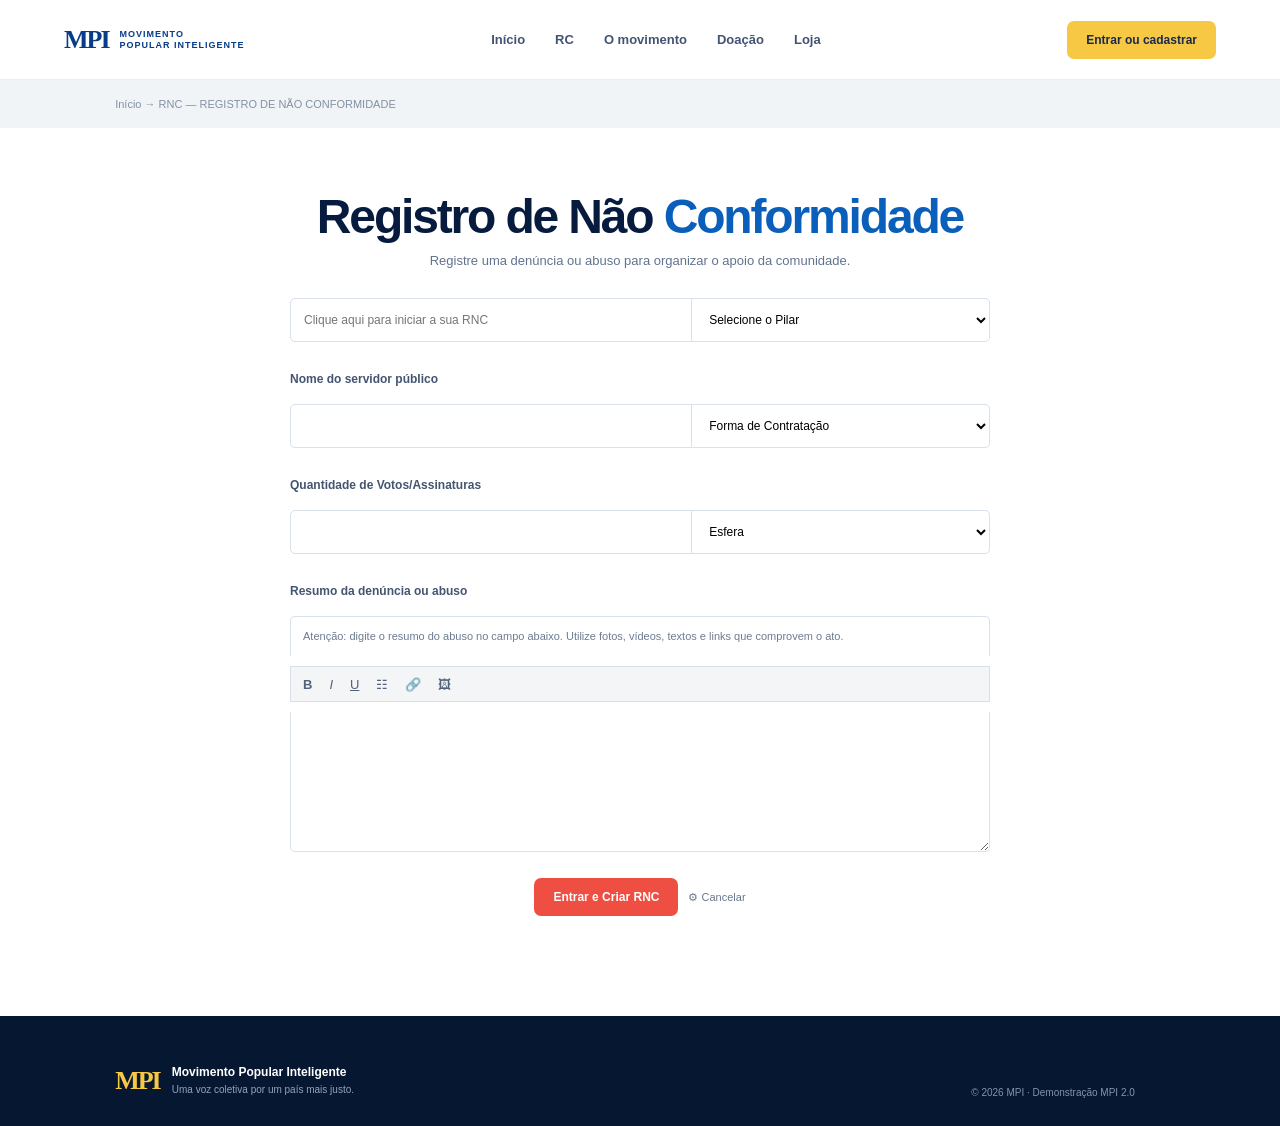
<file: rnc/index.html>
<!doctype html><html lang="pt-BR"><head><meta charset="utf-8"><meta name="viewport" content="width=device-width,initial-scale=1"><title>RNC — Registro de Não Conformidade | MPI</title><link rel="stylesheet" href="../styles.css"></head><body><header class="topbar"><a class="brand" href="../index.html"><span class="brand-mark">MPI</span><span class="brand-name">MOVIMENTO<br><b>POPULAR INTELIGENTE</b></span></a><nav class="nav"><a href="../index.html">Início</a><a href="../index.html#rc-rnc">RC</a><a href="../index.html#movimento">O movimento</a><a href="../index.html#apoie">Doação</a><a href="#">Loja</a></nav><a class="btn btn-yellow" href="../index.html#cadastro">Entrar ou cadastrar</a></header><main><div class="rnc-breadcrumb">Início → RNC — REGISTRO DE NÃO CONFORMIDADE</div><section class="rnc-real"><div class="rnc-real-head"><h1>Registro de Não <em>Conformidade</em></h1><p>Registre uma denúncia ou abuso para organizar o apoio da comunidade.</p></div><form class="rnc-real-form" id="rnc-form"><div class="rnc-row"><input placeholder="Clique aqui para iniciar a sua RNC" required><select required><option value="">Selecione o Pilar</option><option>Pilar 0 — Livre Expressão</option><option>Pilar 1 — Educação</option><option>Pilar 2 — Segurança</option><option>Pilar 3 — Meio Ambiente</option><option>Pilar 4 — Transporte</option><option>Pilar 5 — Imposto</option><option>Pilar 6 — Sistema Financeiro</option><option>Pilar 7 — Igualdade Racial e Social</option><option>Pilar 8 — Saúde</option><option>Pilar 9 — Justiça</option></select></div><label>Nome do servidor público</label><div class="rnc-row"><input><select><option>Forma de Contratação</option><option>Concurso público</option><option>Comissionado</option><option>Eleito</option><option>Terceirizado</option></select></div><label>Quantidade de Votos/Assinaturas</label><div class="rnc-row"><input type="number" min="0"><select><option>Esfera</option><option>Municipal</option><option>Estadual</option><option>Federal</option><option>Internacional</option></select></div><label>Resumo da denúncia ou abuso</label><div class="editor-help">Atenção: digite o resumo do abuso no campo abaixo. Utilize fotos, vídeos, textos e links que comprovem o ato.</div><div class="editor-toolbar"><b>B</b><i>I</i><u>U</u><span>☷</span><span>🔗</span><span>🖼</span></div><textarea class="rnc-editor" required></textarea><div class="rnc-actions"><button class="btn btn-red" type="submit">Entrar e Criar RNC</button><a href="../index.html" class="cancel-link">⚙ Cancelar</a></div></form></section></main><footer><div class="footer-brand"><span class="brand-mark">MPI</span><p>Movimento Popular Inteligente<br><small>Uma voz coletiva por um país mais justo.</small></p></div><div class="footer-note">© 2026 MPI · Demonstração MPI 2.0</div></footer><script>document.getElementById('rnc-form').addEventListener('submit',e=>{e.preventDefault();const b=e.currentTarget.querySelector('button');b.textContent='RNC criada na demonstração';b.style.background='#2d7a52'})</script></body></html>
</file>
<file: styles.css>
:root{--blue:#073c88;--blue2:#0a5fbb;--navy:#071b3e;--yellow:#f7c843;--ink:#10213f;--muted:#62728f;--pale:#f4f7fb;--white:#fff}*{box-sizing:border-box}html{scroll-behavior:smooth}body{margin:0;font-family:Manrope,Arial,sans-serif;color:var(--ink);background:var(--white)}a{text-decoration:none;color:inherit}.topbar{height:80px;display:flex;align-items:center;justify-content:space-between;padding:0 5vw;border-bottom:1px solid #e9eef5;background:#fff;position:sticky;top:0;z-index:20}.brand{display:flex;align-items:center;gap:11px}.brand-mark{font-family:'Space Grotesk';font-size:26px;font-weight:800;color:var(--blue);letter-spacing:-2px}.brand-name{font-size:9px;line-height:1.15;letter-spacing:1px;color:var(--blue);font-weight:600}.brand-name b{font-weight:800}.nav{display:flex;gap:30px;font-size:13px;font-weight:700;color:#435473}.nav a:hover{color:var(--blue2)}.actions{display:flex;gap:10px}.btn{display:inline-flex;align-items:center;justify-content:center;gap:12px;border-radius:7px;padding:11px 18px;font-weight:800;font-size:12px;border:1px solid transparent;cursor:pointer}.btn-yellow{background:var(--yellow);color:#17294c}.btn-ghost{border-color:#d8e0ec;color:var(--blue)}.btn-blue{background:var(--blue);color:#fff}.btn-lg{padding:16px 23px;font-size:13px}.menu-toggle{display:none;background:none;border:0;font-size:26px;color:var(--blue)}.hero{min-height:630px;background:linear-gradient(118deg,#f8fbff 10%,#eaf2fc 66%,#dceafe);display:grid;grid-template-columns:48% 52%;padding-left:9vw;overflow:hidden}.hero-copy{padding:110px 0 70px;max-width:530px;position:relative;z-index:2}.eyebrow{text-transform:uppercase;letter-spacing:2px;font-size:10px;color:var(--blue2);font-weight:800;display:flex;align-items:center;gap:9px}.eyebrow span{display:inline-block;width:24px;height:2px;background:var(--yellow)}h1,h2,h3{font-family:'Space Grotesk',sans-serif;letter-spacing:-.045em;margin:18px 0}h1{font-size:clamp(48px,6vw,78px);line-height:.98;color:var(--navy)}h1 em,h2 em{font-style:normal;color:var(--blue2)}.hero-copy>p{font-size:16px;line-height:1.7;color:#536581;max-width:460px}.hero-actions{display:flex;align-items:center;gap:24px;margin-top:34px}.text-link{font-weight:800;color:var(--blue);font-size:12px}.text-link span{font-size:17px;margin-left:4px}.hero-proof{display:flex;align-items:center;gap:12px;margin-top:45px;color:#6a7b97;font-size:11px;font-weight:700}.avatars{display:flex}.avatars i{width:25px;height:25px;border-radius:50%;border:2px solid #f8fbff;margin-left:-7px;background:#14549e}.avatars i:nth-child(2){background:#f1b66a}.avatars i:nth-child(3){background:#14366f}.avatars i:nth-child(4){background:#a7c8ed}.hero-visual{position:relative;display:flex;align-items:flex-end;justify-content:center}.hero-visual img{width:100%;height:100%;object-fit:cover;object-position:center;mix-blend-mode:multiply}.glow{position:absolute;width:460px;height:460px;border-radius:50%;background:rgba(69,156,255,.2);filter:blur(30px);top:110px;right:8%}.hero-tag{position:absolute;right:9%;bottom:55px;display:flex;align-items:center;gap:10px;background:#fff;padding:13px 17px;border-radius:9px;box-shadow:0 15px 35px rgba(17,49,98,.15);color:var(--blue)}.hero-tag b{font:700 32px 'Space Grotesk';color:var(--yellow);-webkit-text-stroke:1px #d29e00}.hero-tag span{font-size:10px;font-weight:800;text-transform:uppercase;line-height:1.25}.ticker{background:var(--blue);color:#fff;padding:16px 0;text-align:center;font-size:11px;letter-spacing:3px;font-weight:800}.ticker b{color:var(--yellow);padding:0 15px}.section,.participate{padding:110px 9vw}.section-head{display:flex;justify-content:space-between;align-items:end;gap:30px;margin-bottom:46px}.section-head h2{font-size:48px;margin:12px 0 0}.section-head>p{max-width:360px;font-size:13px;line-height:1.7;color:var(--muted);margin:0}.pillar-grid{display:grid;grid-template-columns:repeat(5,1fr);gap:12px}.pillar-card{position:relative;text-align:left;border:1px solid #e3eaf3;background:#fff;border-radius:10px;padding:25px 19px 23px;min-height:160px;cursor:pointer;transition:.25s}.pillar-card:hover{transform:translateY(-5px);box-shadow:0 15px 30px #183e6b18;border-color:#a8c7ed}.pillar-card.featured{background:var(--blue);color:#fff;border-color:var(--blue)}.pillar-card span{display:block;font:700 26px 'Space Grotesk';color:#c1ccdc;margin-bottom:21px}.pillar-card.featured span{color:var(--yellow)}.pillar-card b{display:block;font-size:14px;line-height:1.15;margin-bottom:7px}.pillar-card small{font-size:10px;color:#7a8aa3}.pillar-card.featured small{color:#c3d4ef}.pillar-card i{position:absolute;right:16px;bottom:15px;font-style:normal;color:var(--blue2)}.pillar-card.featured i{color:var(--yellow)}.split-section{background:var(--pale);display:grid;grid-template-columns:46% 54%;align-items:stretch}.split-image{min-height:510px;overflow:hidden}.split-image img{width:100%;height:100%;object-fit:cover;object-position:center}.split-copy{padding:90px 9vw 85px 7vw}.split-copy h2{font-size:44px;line-height:1.05;max-width:500px}.split-copy>p{color:var(--muted);line-height:1.7;font-size:14px;max-width:490px}.feature-list{margin:30px 0 32px;border-top:1px solid #dbe3ee}.feature-list>div{display:grid;grid-template-columns:56px 1fr 25px;gap:15px;align-items:center;padding:17px 0;border-bottom:1px solid #dbe3ee}.feature-list strong{font:700 22px 'Space Grotesk';color:var(--blue2)}.feature-list span{font-weight:800;font-size:13px}.feature-list small{font-weight:500;color:#7988a1;font-size:10px}.feature-list a{color:var(--blue2);font-size:20px}.manifesto{background:var(--navy);color:#fff;padding:110px 9vw;position:relative;overflow:hidden}.manifesto:after{content:'MPI';position:absolute;right:-50px;bottom:-130px;font:800 430px 'Space Grotesk';color:#102c5a;letter-spacing:-35px}.manifesto-inner{position:relative;z-index:1;max-width:650px}.manifesto .eyebrow{color:#8ab9f3}.manifesto h2{font-size:65px;line-height:.97}.manifesto p{color:#b7c8e2;line-height:1.8;max-width:570px;font-size:15px}.quote{margin:36px 0 35px;padding-left:20px;border-left:3px solid var(--yellow);font:500 20px 'Space Grotesk';line-height:1.35}.quote b{color:var(--yellow)}.light{color:#fff}.participate{background:#fff}.participate-grid{display:grid;grid-template-columns:repeat(3,1fr);gap:15px}.participate-grid article{border:1px solid #e4eaf2;padding:31px 28px;border-radius:10px;min-height:225px}.icon{font-size:27px;color:var(--yellow)}.participate h3{font-size:25px;margin:20px 0 8px}.participate p{font-size:13px;color:var(--muted);line-height:1.6;max-width:250px}.participate article a{display:block;color:var(--blue2);font-size:12px;font-weight:800;margin-top:20px}.cta{background:var(--yellow);padding:70px 9vw;display:flex;align-items:center;justify-content:space-between}.cta h2{font-size:52px;line-height:.95;margin-bottom:0}.cta .eyebrow{color:#624a00}.cta .eyebrow:before{background:#624a00}footer{background:#061831;color:#fff;padding:48px 9vw 28px;display:grid;grid-template-columns:1fr 1fr auto;align-items:end;gap:30px}.footer-brand{display:flex;align-items:center;gap:12px}.footer-brand .brand-mark{color:var(--yellow)}.footer-brand p{margin:0;font-size:12px;font-weight:800;line-height:1.4}.footer-brand small{font-size:10px;color:#8fa4c2;font-weight:500}.footer-links{display:flex;gap:22px;flex-wrap:wrap;font-size:11px;color:#b7c5db}.footer-note{font-size:10px;color:#8093af;text-align:right}.modal{position:fixed;inset:0;background:#061831cc;display:none;align-items:center;justify-content:center;z-index:50;padding:20px}.modal.open{display:flex}.modal-card{background:#fff;border-radius:14px;max-width:440px;width:100%;padding:34px;position:relative;box-shadow:0 25px 80px #0005}.modal-close{position:absolute;right:17px;top:12px;border:0;background:none;font-size:28px;color:#8090a8;cursor:pointer}.modal-card h3{font-size:33px;margin:14px 0}.modal-card p{font-size:13px;line-height:1.6;color:var(--muted)}form{display:grid;gap:10px;margin-top:24px}input{border:1px solid #d6e0eb;border-radius:7px;padding:13px;font:inherit;font-size:13px}.success{display:none;background:#ecf8ee;color:#28653a;border-radius:7px;padding:13px;font-size:12px;margin-top:15px}.success.show{display:block}@media(max-width:900px){.topbar{padding:0 5vw}.nav,.actions{display:none}.menu-toggle{display:block}.hero{grid-template-columns:1fr;padding:0 7vw;min-height:auto}.hero-copy{padding:75px 0 25px}.hero-visual{height:390px;margin:0 -7vw}.hero-visual img{object-position:center top}.hero-tag{right:8%;bottom:27px}.section,.participate{padding:75px 7vw}.section-head{display:block}.section-head>p{margin-top:20px}.pillar-grid{grid-template-columns:repeat(2,1fr)}.split-section{grid-template-columns:1fr}.split-image{min-height:340px}.split-copy{padding:70px 7vw}.manifesto{padding:80px 7vw}.manifesto h2{font-size:51px}.participate-grid{grid-template-columns:1fr}.cta{padding:60px 7vw;display:block}.cta .btn{margin-top:28px}footer{grid-template-columns:1fr;padding:40px 7vw}.footer-note{text-align:left}}@media(max-width:480px){h1{font-size:47px}.hero-actions{align-items:flex-start;flex-direction:column;gap:18px}.hero-visual{height:300px}.section-head h2{font-size:40px}.pillar-card{min-height:150px;padding:19px 15px}.pillar-card span{font-size:22px;margin-bottom:16px}.pillar-card b{font-size:12px}.pillar-card small{font-size:9px}.split-copy h2{font-size:39px}.cta h2{font-size:42px}}
.rnc-section{padding:100px 9vw;display:grid;grid-template-columns:1fr 1fr;gap:70px;background:#f8fbff}.rnc-intro h2{font-size:54px;line-height:1;margin:18px 0}.rnc-intro p{color:var(--muted);line-height:1.8;font-size:15px;max-width:500px;margin:25px 0 32px}.rnc-form-card{background:#fff;border:1px solid #e0e8f2;border-radius:14px;padding:30px;box-shadow:0 18px 45px #183e6b12}.rnc-badge{display:inline-flex;background:var(--blue);color:var(--yellow);border-radius:7px;padding:9px 12px;font:800 18px 'Space Grotesk'}.rnc-form-card h3{font-size:28px;margin:18px 0 6px}.rnc-form-card>p{font-size:12px;color:var(--muted);margin-bottom:24px}.rnc-form-card label{display:grid;gap:7px;font-size:11px;font-weight:800;color:#42536e;margin-top:14px}.rnc-form-card input,.rnc-form-card textarea{border:1px solid #d6e0eb;border-radius:7px;padding:12px;font:inherit;font-size:12px}.rnc-form-card textarea{min-height:90px;resize:vertical}@media(max-width:900px){.rnc-section{grid-template-columns:1fr;padding:75px 7vw;gap:35px}.rnc-intro h2{font-size:43px}}
.rnc-breadcrumb{background:#f1f4f7;color:#8390a2;padding:18px 9vw;font-size:11px}.rnc-real{padding:65px 9vw 100px;background:#fff}.rnc-real-head{text-align:center;margin-bottom:30px}.rnc-real-head h1{font-size:48px;margin:0}.rnc-real-head p{color:var(--muted);font-size:13px}.rnc-real-form{max-width:700px;margin:0 auto}.rnc-real-form label{display:block;font-size:12px;font-weight:800;color:#445570;margin:20px 0 8px}.rnc-row{display:grid;grid-template-columns:1.35fr 1fr}.rnc-row input,.rnc-row select{min-width:0;border:1px solid #d8e0e9;border-radius:0;padding:13px;font:inherit;font-size:12px;background:#fff}.rnc-row input:first-child,.rnc-row select:first-child{border-radius:5px 0 0 5px}.rnc-row input:last-child,.rnc-row select:last-child{border-radius:0 5px 5px 0;border-left:0}.editor-help{font-size:11px;color:#6d7b90;line-height:1.4;padding:12px;border:1px solid #d8e0e9;border-bottom:0;border-radius:5px 5px 0 0}.editor-toolbar{height:36px;display:flex;gap:17px;align-items:center;padding:0 12px;border:1px solid #d8e0e9;background:#f3f5f7;color:#52627a;font-size:13px}.rnc-editor{display:block;width:100%;height:140px;border:1px solid #d8e0e9;border-top:0;border-radius:0 0 5px 5px;resize:vertical}.rnc-actions{display:flex;justify-content:center;align-items:center;gap:10px;margin-top:16px}.btn-red{background:#ef4e42;color:#fff}.cancel-link{font-size:11px;color:#68778d}@media(max-width:600px){.rnc-real{padding:42px 6vw 70px}.rnc-real-head h1{font-size:38px}.rnc-row{grid-template-columns:1fr}.rnc-row input,.rnc-row select,.rnc-row input:first-child,.rnc-row select:last-child{border-radius:5px;border:1px solid #d8e0e9;margin-bottom:7px}.rnc-actions{justify-content:flex-start;flex-wrap:wrap}}

.about-hero{padding:105px 9vw 90px;background:linear-gradient(120deg,#061831,#0b4a97);color:#fff}.about-hero h1{font-size:72px;color:#fff;max-width:700px}.about-hero p{max-width:620px;color:#c3d5ee;font-size:16px;line-height:1.8}.about-content{display:grid;grid-template-columns:1fr 280px;gap:90px;padding:100px 9vw}.about-main h2{font-size:46px;line-height:1.05;max-width:650px}.about-main p{font-size:15px;line-height:1.85;color:var(--muted);max-width:720px}.about-side{display:grid;gap:14px}.about-stat{background:var(--blue);color:#fff;border-radius:10px;padding:23px;display:flex;align-items:center;gap:15px}.about-stat b{font:800 42px 'Space Grotesk';color:var(--yellow)}.about-stat span{font-size:11px;text-transform:uppercase;line-height:1.35;font-weight:800}.about-callout{border-left:3px solid var(--yellow);margin-top:32px;padding:15px 20px;display:grid;gap:5px}.about-callout strong{font:700 24px 'Space Grotesk';color:var(--blue)}.about-callout span{font-size:12px;color:var(--muted)}.letters{padding:100px 9vw;background:var(--pale)}.letter-grid{display:grid;grid-template-columns:repeat(3,1fr);gap:15px}.letter-grid article{background:#fff;border-radius:10px;padding:28px;border:1px solid #e0e8f2}.letter-grid article>span{font:800 28px 'Space Grotesk';color:var(--yellow);-webkit-text-stroke:1px #b78d00}.letter-grid h3{font-size:23px;line-height:1.1}.letter-grid p{font-size:13px;line-height:1.7;color:var(--muted)}.letter-grid a{color:var(--blue2);font-size:12px;font-weight:800}.terms{padding:100px 9vw}.terms h2{font-size:48px}.terms-grid{display:grid;grid-template-columns:repeat(2,1fr);gap:15px;margin-top:40px}.terms-grid>div{border-top:2px solid var(--yellow);padding:18px 0}.terms-grid h3{font-size:22px;margin:8px 0}.terms-grid p{color:var(--muted);font-size:13px;line-height:1.7;max-width:500px}@media(max-width:800px){.about-hero{padding:75px 7vw}.about-hero h1{font-size:53px}.about-content{grid-template-columns:1fr;padding:75px 7vw;gap:35px}.about-main h2{font-size:38px}.letter-grid,.terms-grid{grid-template-columns:1fr}.letters,.terms{padding:75px 7vw}}
/* Quem Somos visual refinement */
.about-hero{padding:88px max(7vw,40px) 78px}.about-hero h1{font-size:clamp(46px,6vw,68px);margin:14px 0}.about-hero p{max-width:620px;margin:0;font-size:15px}.about-content{max-width:1240px;margin:0 auto;padding:82px max(7vw,40px);grid-template-columns:minmax(0,1fr) 250px;gap:60px}.about-main h2{font-size:clamp(34px,4vw,48px);max-width:680px;margin:12px 0 26px}.about-main p{font-size:14px;line-height:1.8;margin:0 0 18px}.about-side{align-content:start}.about-stat{min-height:104px;padding:20px}.about-callout{margin-top:28px}.letters,.terms{padding:82px max(7vw,40px)}.letters .section-head{max-width:1240px;margin:0 auto 38px}.letters .section-head h2,.terms h2{font-size:clamp(36px,4vw,48px)}.letter-grid{max-width:1240px;margin:0 auto;gap:20px}.letter-grid article{padding:26px;min-height:245px}.letter-grid h3{font-size:21px;margin:14px 0}.terms> .eyebrow,.terms>h2,.terms-grid{max-width:1240px;margin-left:auto;margin-right:auto}.terms-grid{gap:34px 60px;margin-top:34px}.terms-grid>div{padding-top:15px}.terms-grid h3{font-size:20px;margin:4px 0 9px}.terms-grid p{margin:0;line-height:1.7}@media(max-width:800px){.about-hero{padding:68px 7vw 60px}.about-content{padding:62px 7vw;gap:34px}.letters,.terms{padding:62px 7vw}.letter-grid article{min-height:0}.terms-grid{gap:18px}.about-stat{min-height:84px}}

.parchment-section{background:#f6f2e9}.parchment-grid{max-width:1240px;margin:0 auto;display:grid;grid-template-columns:repeat(2,minmax(0,1fr));gap:30px}.parchment{position:relative;overflow:hidden;background:linear-gradient(135deg,#fff4c9,#e6c67d 45%,#f6e4ad);border:1px solid #c39a4c;padding:34px 34px 38px;min-height:520px;box-shadow:0 14px 28px #53390d25;color:#4b3519}.parchment:before,.parchment:after{content:'';position:absolute;left:-15px;right:-15px;height:18px;background:#d4ad61;border-radius:50%;opacity:.6}.parchment:before{top:-9px}.parchment:after{bottom:-9px}.parchment-top{text-align:center;letter-spacing:2px;font-size:10px;font-weight:800;color:#8c641b;border-bottom:1px solid #c69d52;padding-bottom:14px;margin-bottom:16px}.letter-number{display:block;text-align:center;font:800 34px 'Space Grotesk';color:#b0832d}.parchment h3{text-align:center;font-size:27px;line-height:1.05;margin:9px 0;color:#4b3519}.parchment h4{text-align:center;font-size:12px;text-transform:uppercase;letter-spacing:.5px;color:#765524;margin:0 0 25px}.parchment p{font-family:Georgia,serif;font-size:14px;line-height:1.7;margin:0 0 15px}.parchment strong{display:block;text-align:center;font-family:Georgia,serif;font-size:15px;margin:22px 0;color:#6e4813}.parchment a{display:block;text-align:center;color:#80540e;font-weight:800;font-size:12px}.parchment-seal{position:absolute;right:24px;bottom:28px;width:48px;height:48px;border:2px solid #a77923;border-radius:50%;display:grid;place-items:center;font:800 13px 'Space Grotesk';color:#a77923;transform:rotate(-12deg)}.third-letter-note{max-width:1240px;margin:28px auto 0;padding:18px 22px;border-left:3px solid var(--blue);background:#fff;font-size:12px;color:var(--muted)}.third-letter-note span{font-weight:800;color:var(--blue)}.third-letter-note p{margin:7px 0}.third-letter-note a{color:var(--blue2);font-weight:800}@media(max-width:800px){.parchment-grid{grid-template-columns:1fr}.parchment{min-height:0;padding:29px 24px 36px}.parchment p{font-size:13px}}
.old-mpi-page{background:#fff;color:#222;font-family:Arial,Helvetica,sans-serif}.old-header{height:110px;background:repeating-linear-gradient(45deg,#fff500 0,#fff500 11px,#111 11px,#111 18px);display:flex;align-items:center}.old-header-inner{width:720px;margin:0 auto;display:flex;align-items:center;justify-content:space-between;gap:22px}.old-logo{position:relative;width:120px;height:76px;color:#fff500;text-decoration:none;font:bold 74px Arial;line-height:.8;-webkit-text-stroke:2px #111;letter-spacing:-11px}.old-logo small{position:absolute;left:0;top:3px;width:15px;color:#fff500;font:700 10px Arial;line-height:10px;letter-spacing:0;word-spacing:1px}.old-search{display:flex;flex:1;max-width:370px}.old-search input{height:30px;flex:1;border:0;padding:0 12px;font-size:11px}.old-search button{width:58px;border:0;background:#15b9a6;color:#fff;font-size:20px}.old-login{background:#111c;color:#fff;padding:12px 16px;border-radius:3px;font-size:11px}.old-nav{height:34px;background:#f2f4f5;display:flex;align-items:center;justify-content:center;gap:15px;font-size:9px}.old-nav a{color:#222}.old-nav select{margin-left:30px;font-size:10px}.old-breadcrumb{background:#eee;padding:16px max(16px,calc((100% - 720px)/2));font-size:10px;color:#9aa4ae}.old-content{width:720px;max-width:calc(100% - 32px);margin:0 auto;padding:20px 0 70px;font-size:12px;line-height:1.35}.old-content>h1{font-size:20px;color:#222;letter-spacing:0;margin:15px 0}.old-content>p{margin:0 0 12px}.old-divider{text-align:center;margin:23px 0 16px;color:#222}.old-content>h2{text-align:center;color:#1515a9;font-size:29px;font-weight:400;letter-spacing:-1px;margin:0 0 9px}.letter-label{font-size:11px;line-height:1.5;margin-bottom:31px}.old-parchment{width:470px;max-width:100%;margin:0 auto 26px;padding:62px 55px 48px;background:radial-gradient(ellipse at center,#eee7ca 0,#d9d1af 65%,#918c75 100%);border:1px solid #77715d;box-shadow:0 0 18px 8px #3338;position:relative;text-align:center;min-height:480px;font-size:12px}.old-parchment:before{content:'';position:absolute;inset:0;pointer-events:none;box-shadow:inset 0 0 25px 9px #4c493eaa}.old-parchment p{margin:0 0 22px}.old-parchment strong{display:block;margin:20px 0;font-size:12px}.old-terms{border-top:1px solid #bbb;margin-top:40px;padding-top:22px}.old-terms h2{text-align:left;font-size:24px}.old-terms p{font-size:12px;line-height:1.6}@media(max-width:760px){.old-header-inner{width:100%;padding:0 16px}.old-header{height:125px}.old-logo{width:80px;font-size:55px}.old-search{max-width:none}.old-login{font-size:9px;padding:9px}.old-nav{gap:8px;flex-wrap:wrap;height:auto;padding:10px}.old-nav select{margin-left:5px}.old-breadcrumb{padding:13px 16px}.old-content{padding-top:15px}.old-content>h2{font-size:23px}.old-parchment{padding:48px 28px 36px;min-height:0}.letter-label{margin-bottom:20px}}

.old-full-text{margin-top:60px;border-top:1px solid #bbb;padding-top:25px}.old-full-text h2{text-align:left;color:#222;font-size:24px;font-weight:400}.old-full-text pre{white-space:pre-wrap;font:12px/1.6 Arial,Helvetica,sans-serif;color:#222;margin:20px 0 0;background:#fff}.old-full-text pre::first-line{font-weight:700}

.about-pillars{background:#f4f7fb;padding:80px max(7vw,40px)}.about-pillars>h2,.about-pillars>.eyebrow,.pillars-lead{max-width:1120px;margin-left:auto;margin-right:auto}.about-pillars h2{font:700 clamp(36px,4vw,52px) 'Space Grotesk';color:var(--navy);margin-top:12px}.about-pillars h2 em{font-style:normal;color:var(--blue2)}.pillars-lead{color:var(--muted);font-size:14px}.about-pillar-grid{max-width:1120px;margin:35px auto 0;display:grid;grid-template-columns:repeat(2,1fr);gap:12px}.about-pillar{background:#fff;border:1px solid #dce5ef;border-radius:8px;padding:0 18px}.about-pillar summary{list-style:none;display:flex;align-items:center;gap:15px;padding:18px 0;cursor:pointer}.about-pillar summary::-webkit-details-marker{display:none}.about-pillar summary span{font:800 23px 'Space Grotesk';color:var(--blue2);min-width:28px}.about-pillar summary b{font-size:14px;color:var(--ink);flex:1}.about-pillar summary i{font-style:normal;font-size:20px;color:var(--blue2)}.about-pillar[open] summary i{transform:rotate(45deg)}.about-pillar p{border-top:1px solid #e8eef5;margin:0;padding:15px 0 18px;color:var(--muted);font-size:13px;line-height:1.6}@media(max-width:760px){.about-pillars{padding:60px 7vw}.about-pillar-grid{grid-template-columns:1fr}.topbar .nav{display:none}.topbar .menu-toggle{display:block}}

/* Modernização definitiva da página Quem Somos */
.old-mpi-page{background:#fff;color:var(--ink);font-family:Manrope,Arial,sans-serif}.old-content{width:min(1180px,calc(100% - 48px));max-width:none;margin:0 auto;padding:86px 0 70px;font-family:Manrope,Arial,sans-serif;font-size:15px;line-height:1.75}.old-content>h1{font:700 clamp(42px,5vw,64px) 'Space Grotesk';color:var(--navy);letter-spacing:-.04em;margin:0 0 22px}.old-content>h1:after{content:'';display:block;width:50px;height:4px;background:var(--yellow);margin-top:18px}.old-content>p{max-width:850px;color:var(--muted);margin:0 0 18px}.old-divider{max-width:1180px;text-align:left;color:#b3c1d2;border-top:1px solid #e5ebf2;margin:60px 0 38px;padding-top:20px;font-size:12px;letter-spacing:3px}.old-content>h2{max-width:860px;text-align:left;color:var(--navy);font:700 clamp(30px,4vw,46px) 'Space Grotesk';letter-spacing:-.04em;margin:0 0 10px}.letter-label{max-width:700px;color:var(--blue2);font-size:12px;line-height:1.5;font-weight:800;letter-spacing:.3px;margin-bottom:20px}.old-parchment{width:min(860px,100%);max-width:none;margin:0 0 25px;padding:34px 40px;background:#fff;border:1px solid #e0e8f2;border-radius:14px;box-shadow:0 14px 36px #173a6412;position:relative;text-align:left;min-height:0;font-size:14px;color:var(--muted)}.old-parchment:before{display:none}.old-parchment p{margin:0 0 18px;line-height:1.8}.old-parchment strong{display:block;margin:24px 0;color:var(--blue);font-size:14px}.old-full-text{max-width:1180px;margin:75px auto 0;border-top:1px solid #e0e8f2;padding:60px 0}.old-full-text h2{font:700 42px 'Space Grotesk';color:var(--navy);margin-bottom:28px}.old-full-text pre{white-space:pre-wrap;font:14px/1.85 Manrope,Arial,sans-serif;color:var(--muted);background:#f7f9fc;border:1px solid #e4ebf3;border-radius:12px;padding:32px;overflow:auto}.about-pillars{margin-top:0}@media(max-width:760px){.old-content{width:calc(100% - 32px);padding:58px 0}.old-content>h1{font-size:42px}.old-parchment{padding:25px 22px;border-radius:10px}.old-full-text{width:calc(100% - 32px);padding:42px 0}.old-full-text pre{padding:20px;font-size:13px}.about-pillars{padding-left:16px;padding-right:16px}}
</file>
